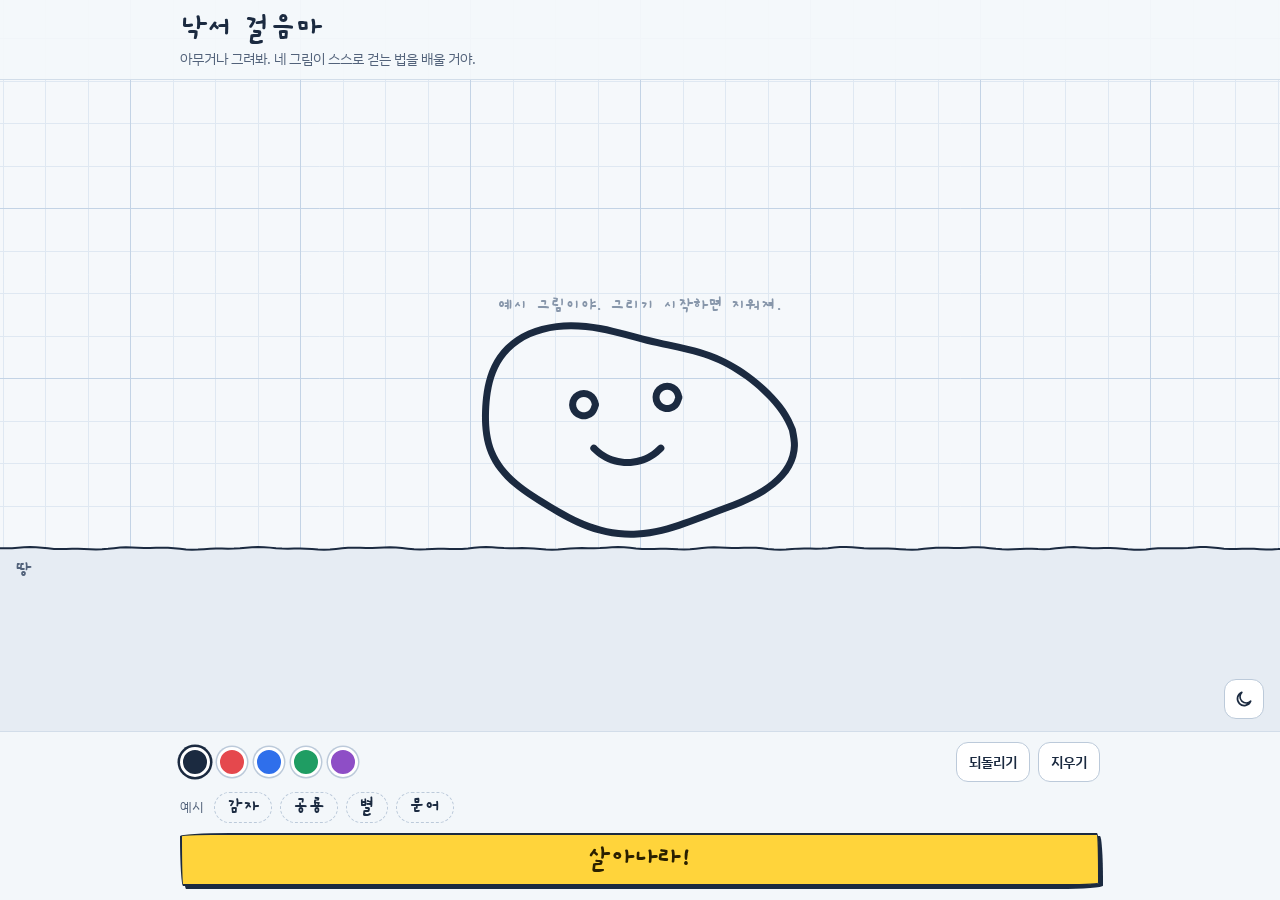
<file: index.html>
<!doctype html>
<html lang="ko">
<head>
<meta charset="utf-8">
<meta name="viewport" content="width=device-width, initial-scale=1, viewport-fit=cover">
<meta name="description" content="손가락으로 그린 낙서가 말랑한 젤리 몸이 되어, 진화를 거듭하며 스스로 걷는 법을 배우는 페이지.">
<title>낙서 걸음마</title>
<link rel="preconnect" href="https://fonts.googleapis.com">
<link rel="preconnect" href="https://fonts.gstatic.com" crossorigin>
<link rel="stylesheet" href="https://fonts.googleapis.com/css2?family=Gaegu:wght@400;700&family=IBM+Plex+Mono:wght@500&family=IBM+Plex+Sans+KR:wght@400;500;600&display=swap">
<script>try{var t=localStorage.getItem('nakseo.theme');if(t==='light'||t==='dark')document.documentElement.setAttribute('data-pick',t);}catch(e){}</script>
<style>
:root {
  --paper: #F5F8FB;
  --panel: #F5F8FBF0;
  --grid: #DFE8F2;
  --grid-major: #C3D3E5;
  --ink: #1B2A40;
  --ink-soft: #52627A;
  --ink-faint: #8796AA;
  --line: #D2DDE9;
  --ground: #E6ECF3;
  --btn: #FFFFFF;
  --btn-line: #BCCADA;
  --hl: #FFD43B;
  --hl-ink: #2A2000;
  --accent: #2F6FEB;
  --muscle: #E5484D;
  --scrim: #1B2A4059;
  --pen0: #1B2A40;
  --pen1: #E5484D;
  --pen2: #2F6FEB;
  --pen3: #1F9D63;
  --pen4: #8E4EC6;
  --font-hand: 'Gaegu', 'IBM Plex Sans KR', 'Apple SD Gothic Neo', 'Malgun Gothic', sans-serif;
  --font-ui: 'IBM Plex Sans KR', system-ui, -apple-system, 'Apple SD Gothic Neo', 'Malgun Gothic', sans-serif;
  --font-num: 'IBM Plex Mono', ui-monospace, SFMono-Regular, Menlo, Consolas, monospace;
  color-scheme: light;
}
@media (prefers-color-scheme: dark) {
  :root:not([data-theme="light"]):not([data-pick="light"]) {
    --paper: #111821; --panel: #111821F0; --grid: #19232F; --grid-major: #263345;
    --ink: #E6EDF6; --ink-soft: #A1B1C6; --ink-faint: #6E8097; --line: #243142;
    --ground: #0C1118; --btn: #18212D; --btn-line: #33445A;
    --hl: #F5CB3E; --hl-ink: #231A00; --accent: #6EA2FF; --muscle: #FF6B6E; --scrim: #000000A0;
    --pen0: #E6EDF6; --pen1: #FF6B6E; --pen2: #6EA2FF; --pen3: #41CC88; --pen4: #B584F3;
    color-scheme: dark;
  }
}
:root[data-theme="dark"]:not([data-pick="light"]), :root[data-pick="dark"] {
  --paper: #111821; --panel: #111821F0; --grid: #19232F; --grid-major: #263345;
  --ink: #E6EDF6; --ink-soft: #A1B1C6; --ink-faint: #6E8097; --line: #243142;
  --ground: #0C1118; --btn: #18212D; --btn-line: #33445A;
  --hl: #F5CB3E; --hl-ink: #231A00; --accent: #6EA2FF; --muscle: #FF6B6E; --scrim: #000000A0;
  --pen0: #E6EDF6; --pen1: #FF6B6E; --pen2: #6EA2FF; --pen3: #41CC88; --pen4: #B584F3;
  color-scheme: dark;
}

html, body { height: 100%; }
body {
  margin: 0; overflow: hidden;
  background: var(--paper); color: var(--ink);
  font-family: var(--font-ui); font-size: 14px; line-height: 1.5;
  word-break: keep-all; overflow-wrap: break-word;
  -webkit-tap-highlight-color: transparent;
}
[hidden] { display: none !important; }
button { font: inherit; color: inherit; }
:focus-visible { outline: 2.5px solid var(--accent); outline-offset: 2px; }

#app { position: relative; height: 100%; overflow: hidden; user-select: none; -webkit-user-select: none; }
#stage { position: absolute; inset: 0; width: 100%; height: 100%; display: block; touch-action: none; }

/* mode switches */
#app:not([data-mode="draw"]) .draw-only { display: none !important; }
#app:not([data-mode="evolve"]) .evo-only { display: none !important; }
#app:not([data-mode="compare"]) .cmp-only { display: none !important; }

.band { position: absolute; left: 0; right: 0; z-index: 2; background: var(--panel); }
.band > .inner { max-width: 920px; margin-inline: auto; padding-inline: 16px; }
#top { top: 0; border-bottom: 1px solid var(--line); }
#top > .inner { padding-block: 12px 10px; }
#bottom { bottom: 0; border-top: 1px solid var(--line); }
#bottom > .inner { padding-block: 10px 14px; display: flex; flex-direction: column; gap: 10px; }

/* draw header */
.draw-head h1 { margin: 0; font: 700 32px/1 var(--font-hand); letter-spacing: -0.01em; text-wrap: balance; }
.draw-head p { margin: 4px 0 0; color: var(--ink-soft); font-size: 14px; text-wrap: balance; }

/* race HUD */
.hud { display: flex; justify-content: space-between; align-items: flex-start; gap: 12px; }
.hud-main { display: flex; flex-direction: column; gap: 5px; min-width: 0; }
.gen { font-family: var(--font-hand); font-weight: 700; line-height: 0.9; display: flex; align-items: baseline; gap: 2px; }
.gen b { font-size: 44px; font-weight: 700; font-variant-numeric: tabular-nums; }
.gen span { font-size: 22px; }
.race { font-size: 12.5px; color: var(--ink-soft); display: flex; gap: 6px; }
.num { font-family: var(--font-num); font-variant-numeric: tabular-nums; }
.bar { width: min(180px, 44vw); height: 4px; background: var(--line); border-radius: 2px; overflow: hidden; }
.bar i { display: block; height: 100%; background: var(--ink); transform-origin: left center; transform: scaleX(0); }
.chip {
  align-self: flex-start; display: inline-flex; align-items: center; gap: 6px;
  margin-top: 2px; padding: 2px 10px 2px 8px; border: 1.5px solid var(--ink); border-radius: 999px;
  font-size: 12.5px; font-weight: 600; white-space: nowrap; background: var(--btn);
}
.chip i { width: 8px; height: 8px; border-radius: 50%; background: var(--muscle); }
.hud-rec { display: grid; justify-items: end; gap: 2px; }
.rec-label { font-size: 12px; color: var(--ink-soft); }
.rec { display: flex; align-items: baseline; gap: 2px; }
.rec .num { font-size: 24px; line-height: 1; }
.rec .unit { font-size: 14px; color: var(--ink-soft); }
.spark-wrap { position: relative; width: 132px; height: 40px; margin-top: 4px; }
#spark { width: 132px; height: 40px; display: block; touch-action: none; cursor: crosshair; }
.legend { display: flex; gap: 10px; font-size: 11px; color: var(--ink-soft); }
.legend span { display: inline-flex; align-items: center; gap: 4px; }
.legend span::before { content: ""; width: 12px; height: 0; border-top: 2px solid var(--accent); }
.legend span.med::before { border-top: 1.5px dashed var(--ink-faint); }
.tip {
  position: absolute; right: 0; top: calc(100% + 18px); z-index: 4; white-space: nowrap;
  background: var(--btn); border: 1px solid var(--line); border-radius: 8px; padding: 4px 8px;
  font-size: 12px; color: var(--ink); box-shadow: 0 4px 14px #0000001f;
}
.cmp-head h2 { margin: 0; font: 700 28px/1.05 var(--font-hand); text-wrap: balance; }
.cmp-head p { margin: 4px 0 0; color: var(--ink-soft); font-size: 13.5px; text-wrap: balance; }

/* controls */
.row { display: flex; align-items: center; gap: 8px; flex-wrap: wrap; }
.row .grow { flex: 1; }
.tool {
  min-height: 40px; padding: 8px 12px; border-radius: 12px; cursor: pointer;
  border: 1.5px solid var(--btn-line); background: var(--btn); color: var(--ink);
  font-size: 14px; font-weight: 600; white-space: nowrap;
}
.tool:hover:not(:disabled) { border-color: var(--ink); }
.tool:disabled { opacity: 0.42; cursor: not-allowed; }
.tool[aria-pressed="true"] { background: var(--ink); color: var(--paper); border-color: var(--ink); }
.tool.strong { border-color: var(--ink); }
.row.fill > .tool { flex: 1 1 0; }
.seg { display: inline-flex; border: 1.5px solid var(--btn-line); border-radius: 12px; overflow: hidden; background: var(--btn); }
.seg button { min-height: 37px; padding: 7px 11px; border: 0; background: transparent; cursor: pointer; font-size: 14px; font-weight: 600; }
.seg button + button { border-left: 1.5px solid var(--btn-line); }
.seg button[aria-pressed="true"] { background: var(--ink); color: var(--paper); }
.swatches { display: flex; gap: 7px; }
.sw {
  width: 30px; height: 30px; border-radius: 50%; cursor: pointer; padding: 0;
  border: 3px solid var(--btn); box-shadow: 0 0 0 1.5px var(--btn-line);
}
.sw[aria-checked="true"] { box-shadow: 0 0 0 2.5px var(--ink); }
.sw[data-c="0"] { background: var(--pen0); } .sw[data-c="1"] { background: var(--pen1); }
.sw[data-c="2"] { background: var(--pen2); } .sw[data-c="3"] { background: var(--pen3); }
.sw[data-c="4"] { background: var(--pen4); }
.ex-row .lbl { font-size: 12.5px; color: var(--ink-soft); margin-right: 2px; }
.ex {
  padding: 2px 12px 3px; border-radius: 999px; cursor: pointer; background: transparent;
  border: 1.5px dashed var(--btn-line); font: 700 19px/1.3 var(--font-hand); color: var(--ink);
}
.ex:hover { border-color: var(--ink); border-style: solid; }
.cta {
  width: 100%; padding: 8px 12px 10px; cursor: pointer;
  font: 700 28px/1.1 var(--font-hand); letter-spacing: 0.01em;
  background: var(--hl); color: var(--hl-ink); border: 2px solid var(--ink);
  border-radius: 255px 16px 225px 16px / 16px 225px 16px 255px;
  box-shadow: 3px 3px 0 var(--ink); transition: transform 0.08s, box-shadow 0.08s;
}
.cta:active:not(:disabled) { transform: translate(2px, 2px); box-shadow: 1px 1px 0 var(--ink); }
.cta:disabled { opacity: 0.45; cursor: not-allowed; box-shadow: none; }
.cta-row { display: flex; gap: 10px; align-items: stretch; }
.cta-row .cta { flex: 1; width: auto; }
.resume { display: grid; place-content: center; gap: 1px; padding: 6px 14px; text-align: center; line-height: 1.2; }
.resume span { font-size: 12px; font-weight: 500; color: var(--ink-soft); }
.nudge { animation: nudge 1.2s ease-in-out 3; }
@keyframes nudge { 50% { background: var(--hl); color: var(--hl-ink); border-color: var(--ink); } }

/* floating bits */
.bubble {
  position: absolute; left: 50%; z-index: 3; transform: translate(-50%, -4px);
  width: max-content; max-width: min(460px, calc(100% - 48px));
  padding: 7px 14px 8px; background: var(--btn); color: var(--ink);
  border: 1.5px solid var(--ink); border-radius: 16px 16px 16px 4px; box-shadow: 2px 2px 0 var(--ink);
  font: 700 19px/1.3 var(--font-hand); text-align: center; text-wrap: balance;
  opacity: 0; pointer-events: none; transition: opacity 0.25s, transform 0.25s;
}
.bubble.show { opacity: 1; transform: translate(-50%, 0); }
.float-tools { position: absolute; right: 16px; z-index: 2; display: flex; gap: 8px; }
.icon-btn { width: 40px; padding: 0; display: grid; place-items: center; }
.icon-btn svg { width: 20px; height: 20px; }
.icon-btn[data-to="light"] .i-moon, .icon-btn[data-to="dark"] .i-sun { display: none; }
.lane-label {
  position: absolute; left: 16px; z-index: 2; display: flex; flex-wrap: wrap; align-items: baseline; column-gap: 8px;
  max-width: calc(100% - 32px); box-sizing: border-box;
  padding: 2px 10px 3px; border-radius: 8px; background: var(--panel); border: 1px solid var(--line);
  font: 700 19px/1.3 var(--font-hand);
}
.lane-label .num { font-size: 14px; font-weight: 500; }
.lane-label .ln-tag { flex-basis: 100%; font: 600 12px/1.35 var(--font-ui); color: var(--ink-soft); }
.lane-label .ln-tag:empty { display: none; }

/* evolve footer buttons: one row of four, two by two on phones */
.row.grid6 { display: grid; grid-template-columns: repeat(6, minmax(0, 1fr)); }
.row.grid6 .tool { padding-inline: 6px; }
@media (max-width: 640px) { .row.grid6 { grid-template-columns: repeat(3, minmax(0, 1fr)); } }
.card-img {
  display: block; width: 100%; max-width: 420px; height: auto; aspect-ratio: 4 / 5; margin: 6px auto 14px;
  border: 1px solid var(--line); border-radius: 12px; background: var(--ground);
  -webkit-touch-callout: default; user-select: auto; -webkit-user-select: auto;
}
.card-actions { display: flex; gap: 8px; max-width: 420px; margin-inline: auto; }
.card-actions .tool { flex: 1; }
.card-note { max-width: 420px; margin: 10px auto 0; color: var(--ink-soft); font-size: 13px; text-align: center; text-wrap: balance; }
.badge {
  display: inline-grid; place-items: center; min-width: 18px; height: 18px; padding: 0 5px; margin-left: 6px;
  box-sizing: border-box; border-radius: 9px; background: var(--muscle); color: var(--paper);
  font-size: 11px; font-weight: 600; line-height: 1; vertical-align: 1px;
}

/* compare: pick the middle generation */
.pick-row { flex-wrap: nowrap; }
.pick-row input[type="range"] { flex: 1; min-width: 60px; height: 32px; margin: 0; accent-color: var(--ink); }
.pick-row .icon-btn { font-size: 22px; line-height: 1; }
.pick-row .lbl, .chips .lbl { font-size: 12.5px; color: var(--ink-soft); white-space: nowrap; }
.pick-row output { min-width: 58px; text-align: right; font-size: 14px; }
.chips { flex-wrap: nowrap; overflow-x: auto; scrollbar-width: none; }
.chips::-webkit-scrollbar { display: none; }
.chip-btn {
  flex: none; padding: 3px 10px; border-radius: 999px; cursor: pointer;
  border: 1.5px solid var(--btn-line); background: var(--btn); color: var(--ink); font-size: 13px; font-weight: 600;
}
.chip-btn[aria-pressed="true"] { background: var(--ink); color: var(--paper); border-color: var(--ink); }

/* record board */
.board-stats { margin: 0 0 6px; font-size: 13px; color: var(--ink); font-weight: 600; }
.board { list-style: none; margin: 0; padding: 0; }
.board li { display: grid; grid-template-columns: 58px minmax(0, 1fr) auto; gap: 12px; align-items: center; padding: 12px 0; border-top: 1px dashed var(--btn-line); }
.board li:first-child { border-top: 0; }
.board li.empty { display: block; color: var(--ink-soft); }
.ev-gen { font-family: var(--font-hand); font-weight: 700; font-size: 16px; line-height: 1; text-align: center; }
.ev-gen b { display: block; font-size: 30px; font-variant-numeric: tabular-nums; }
.ev-tags { display: flex; flex-wrap: wrap; gap: 4px 10px; margin-bottom: 2px; }
.tag { display: inline-flex; align-items: center; gap: 5px; font-size: 11.5px; font-weight: 600; color: var(--ink-soft); }
.tag::before { content: ""; width: 7px; height: 7px; border-radius: 50%; background: var(--ink-faint); }
.tag.gait::before { background: var(--muscle); }
.tag.leap::before { background: var(--accent); }
.tag.mile::before { background: var(--pen3); }
.ev-title { font-weight: 600; font-size: 15px; }
.ev-detail { color: var(--ink-soft); font-size: 13px; }

/* explainer sheet */
.sheet { position: absolute; inset: 0; z-index: 6; background: var(--scrim); display: flex; align-items: flex-end; justify-content: center; }
.sheet-card {
  width: 100%; max-width: 640px; max-height: 88%; overflow: auto; box-sizing: border-box;
  background: var(--paper); color: var(--ink); border-top: 1.5px solid var(--ink);
  border-radius: 18px 18px 0 0; padding: 18px 16px 24px; user-select: text; -webkit-user-select: text;
}
@media (min-width: 700px) {
  .sheet { align-items: center; }
  .sheet-card { border: 1.5px solid var(--ink); border-radius: 18px; padding: 24px 28px 28px; }
}
.sheet-head { display: flex; justify-content: space-between; align-items: flex-start; gap: 12px; }
.sheet h2 { margin: 0; font: 700 30px/1.1 var(--font-hand); text-wrap: balance; }
.sheet .lede { margin: 6px 0 16px; color: var(--ink-soft); max-width: 60ch; }
.steps { list-style: none; margin: 0; padding: 0; display: grid; gap: 14px; counter-reset: st; }
.steps li { display: grid; grid-template-columns: 34px 1fr; gap: 10px; counter-increment: st; }
.steps li::before {
  content: counter(st); width: 30px; height: 30px; display: grid; place-items: center;
  border: 1.5px solid var(--ink); border-radius: 50% 45% 55% 50%; font: 700 19px/1 var(--font-hand);
}
.steps b { display: block; font-size: 15px; margin-bottom: 2px; }
.steps p { margin: 0; color: var(--ink-soft); max-width: 60ch; }
.steps .num { color: var(--ink); }
details { margin-top: 18px; border-top: 1px dashed var(--btn-line); padding-top: 12px; }
summary { cursor: pointer; font-weight: 600; }
.tech { margin: 10px 0 0; padding-left: 18px; color: var(--ink-soft); display: grid; gap: 6px; font-size: 13px; }
.tech b { color: var(--ink); font-weight: 600; }

@media (max-width: 380px) {
  .gen b { font-size: 38px; }
  .seg button { padding: 7px 9px; }
  .tool { padding: 8px 10px; }
}
@media (prefers-reduced-motion: reduce) {
  .bubble, .cta { transition: none; }
  .nudge { animation: none; }
}
</style>
</head>
<body>
<div id="app" data-mode="draw">
  <canvas id="stage" aria-label="낙서를 그리고 낙서가 걷는 모습을 보는 화면"></canvas>

  <header id="top" class="band">
    <div class="inner">
      <div class="draw-head draw-only">
        <h1>낙서 걸음마</h1>
        <p>아무거나 그려봐. 네 그림이 스스로 걷는 법을 배울 거야.</p>
      </div>

      <div class="hud evo-only">
        <div class="hud-main">
          <div class="gen"><b id="genNum">1</b><span>세대</span></div>
          <div class="race"><span id="raceText">30마리 경주 중</span><span id="raceClock" class="num">0.0초</span></div>
          <div class="bar" aria-hidden="true"><i id="raceBar"></i></div>
          <div class="chip"><i aria-hidden="true"></i><span id="gaitText">걸음: 아직 몰라</span></div>
        </div>
        <div class="hud-rec">
          <div class="rec-label">최고 기록</div>
          <div class="rec"><span id="bestNum" class="num">–</span><span class="unit">m</span></div>
          <div class="spark-wrap">
            <canvas id="spark" role="img" aria-label="세대별 최고 기록과 중간값 그래프"></canvas>
            <div id="sparkTip" class="tip" hidden></div>
          </div>
          <div class="legend" aria-hidden="true"><span>최고</span><span class="med">중간</span></div>
        </div>
      </div>

      <div class="cmp-head cmp-only">
        <h2 id="cmpTitle">1세대 vs 지금</h2>
        <p>같은 몸, 같은 8초. 달라진 건 근육을 움직이는 박자뿐이야. 가운데 줄 세대는 아래에서 골라.</p>
      </div>
    </div>
  </header>

  <div id="bubble" class="bubble" role="status" aria-live="polite"></div>
  <div id="floatTools" class="float-tools">
    <button id="themeBtn" class="tool icon-btn" type="button" data-to="dark" aria-label="다크 모드로 바꾸기" title="다크 모드로 바꾸기">
      <svg class="i-sun" viewBox="0 0 24 24" fill="none" stroke="currentColor" stroke-width="2" stroke-linecap="round" aria-hidden="true"><circle cx="12" cy="12" r="4.2"/><path d="M12 2.5v2.2M12 19.3v2.2M2.5 12h2.2M19.3 12h2.2M5.3 5.3l1.6 1.6M17.1 17.1l1.6 1.6M5.3 18.7l1.6-1.6M17.1 6.9l1.6-1.6"/></svg>
      <svg class="i-moon" viewBox="0 0 24 24" fill="none" stroke="currentColor" stroke-width="2" stroke-linejoin="round" aria-hidden="true"><path d="M20 14.6A8.2 8.2 0 1 1 9.4 4a6.6 6.6 0 0 0 10.6 10.6z"/></svg>
    </button>
  </div>
  <div id="lane0" class="lane-label cmp-only"><span class="ln-name"></span><span class="num ln-dist"></span><span class="ln-tag"></span></div>
  <div id="lane1" class="lane-label cmp-only"><span class="ln-name"></span><span class="num ln-dist"></span><span class="ln-tag"></span></div>
  <div id="lane2" class="lane-label cmp-only"><span class="ln-name"></span><span class="num ln-dist"></span><span class="ln-tag"></span></div>

  <footer id="bottom" class="band">
    <div class="inner">
      <div class="draw-only" style="display:contents">
        <div class="row">
          <div class="swatches" role="radiogroup" aria-label="펜 색깔">
            <button class="sw" type="button" role="radio" data-c="0" aria-label="먹색" aria-checked="true"></button>
            <button class="sw" type="button" role="radio" data-c="1" aria-label="빨강" aria-checked="false"></button>
            <button class="sw" type="button" role="radio" data-c="2" aria-label="파랑" aria-checked="false"></button>
            <button class="sw" type="button" role="radio" data-c="3" aria-label="초록" aria-checked="false"></button>
            <button class="sw" type="button" role="radio" data-c="4" aria-label="보라" aria-checked="false"></button>
          </div>
          <div class="grow"></div>
          <button id="undoBtn" class="tool" type="button">되돌리기</button>
          <button id="clearBtn" class="tool" type="button">지우기</button>
        </div>
        <div class="row ex-row">
          <span class="lbl">예시</span>
          <button class="ex" type="button" data-ex="potato">감자</button>
          <button class="ex" type="button" data-ex="dino">공룡</button>
          <button class="ex" type="button" data-ex="star">별</button>
          <button class="ex" type="button" data-ex="octopus">문어</button>
        </div>
        <div class="cta-row">
          <button id="goBtn" class="cta" type="button">살아나라!</button>
          <button id="resumeBtn" class="tool resume" type="button" hidden><b>이어서 진화</b><span id="resumeGen">1세대부터</span></button>
        </div>
      </div>

      <div class="evo-only" style="display:contents">
        <div class="row">
          <div class="seg" role="group" aria-label="재생 속도">
            <button type="button" data-speed="1" aria-pressed="true">1배속</button>
            <button type="button" data-speed="4" aria-pressed="false">4배속</button>
            <button type="button" data-speed="99" aria-pressed="false">최대</button>
          </div>
          <div class="grow"></div>
          <button id="xrayBtn" class="tool" type="button" aria-pressed="false">속 보기</button>
        </div>
        <div class="row grid6">
          <button id="compareBtn" class="tool strong" type="button" disabled>세대 비교</button>
          <button id="boardBtn" class="tool" type="button">기록판<span id="boardBadge" class="badge" hidden></span></button>
          <button id="cardBtn" class="tool" type="button" disabled>챔피언 저장</button>
          <button id="infoBtn" class="tool" type="button">어떻게 배워?</button>
          <button id="redrawBtn" class="tool" type="button">다시 그리기</button>
          <button id="restartBtn" class="tool" type="button">새로 진화</button>
        </div>
      </div>

      <div class="cmp-only" style="display:contents">
        <div class="row pick-row" id="pickRow">
          <span class="lbl">가운데 줄</span>
          <button id="pickPrev" class="tool icon-btn" type="button" aria-label="한 세대 앞으로">‹</button>
          <input id="pickGen" type="range" min="2" max="3" step="1" value="2" aria-label="가운데 줄에서 달릴 세대">
          <button id="pickNext" class="tool icon-btn" type="button" aria-label="한 세대 뒤로">›</button>
          <output id="pickOut" class="num" for="pickGen">2세대</output>
        </div>
        <div class="row chips" id="pickChips"></div>
        <div class="row fill">
          <button id="cmpXray" class="tool" type="button" aria-pressed="false">속 보기</button>
          <button id="cmpClose" class="tool strong" type="button">경주로 돌아가기</button>
        </div>
      </div>
    </div>
  </footer>

  <div id="board" class="sheet" hidden>
    <div class="sheet-card" role="dialog" aria-modal="true" aria-labelledby="boardTitle">
      <div class="sheet-head">
        <h2 id="boardTitle">진화 기록판</h2>
        <button id="boardClose" class="tool" type="button">닫기</button>
      </div>
      <p class="lede">큰 진화가 일어난 세대만 적어. 새 걸음을 찾았을 때, 기록이 한 세대 만에 크게 뛰었을 때(0.4m 이상이면서 30% 이상), 1m·3m·5m·10m 같은 거리를 처음 넘었을 때야.</p>
      <p class="board-stats" id="boardStats"></p>
      <p class="lede" style="margin-top:0">기록판을 보는 동안에는 경주가 잠깐 멈춰. 진화 기록과 기록판은 이 브라우저에 저장돼서, 다시 열면 이어서 볼 수 있어.</p>
      <ol class="board" id="boardList"></ol>
    </div>
  </div>

  <div id="card" class="sheet" hidden>
    <div class="sheet-card" role="dialog" aria-modal="true" aria-labelledby="cardTitle">
      <div class="sheet-head">
        <h2 id="cardTitle">챔피언 카드</h2>
        <button id="cardClose" class="tool" type="button">닫기</button>
      </div>
      <img id="cardImg" class="card-img" alt="" width="1080" height="1350">
      <div class="card-actions"><button id="cardSave" class="tool strong" type="button" disabled>이미지 저장</button></div>
      <p class="card-note" id="cardNote" role="status"></p>
    </div>
  </div>

  <div id="info" class="sheet" hidden>
    <div class="sheet-card" role="dialog" aria-modal="true" aria-labelledby="infoTitle">
      <div class="sheet-head">
        <h2 id="infoTitle">아무도 걷는 법을 가르치지 않았어</h2>
        <button id="infoClose" class="tool" type="button">닫기</button>
      </div>
      <p class="lede">규칙은 딱 하나야. 멀리 간 녀석이 살아남아서 새끼를 남긴다. 걷기, 뛰기, 구르기는 전부 이 규칙에서 저절로 나와.</p>
      <ol class="steps">
        <li><div><b>젤리 몸 만들기</b><p>그림 안쪽을 채워서 말랑한 몸을 만들었어. 점 <span class="num" id="iN">0</span>개를 스프링 <span class="num" id="iM">0</span>개로 엮었고, 가느다란 선은 흐물거리지 않게 조금 두껍게 다듬었어.</p></div></li>
        <li><div><b>근육 달기</b><p>몸을 <span class="num" id="iK">0</span>덩어리로 나누고 덩어리마다 근육을 달았어. 근육은 박자에 맞춰 줄었다 늘었다 해. 덩어리마다 힘과 타이밍이 다르고, 몸 전체의 템포도 있어. 이 숫자 <span class="num" id="iG">0</span>개가 이 녀석의 유전자야.</p></div></li>
        <li><div><b>8초 달리기 시합</b><p>유전자만 다른 30마리가 동시에 달려. 오른쪽으로 멀리 간 거리가 점수야. 화면에 진하게 보이는 게 지금 1등이고, 흐릿한 건 나머지 29마리야.</p></div></li>
        <li><div><b>다음 세대 만들기</b><p>상위 4마리는 그대로 살아남아. 나머지 자리는 잘 달린 녀석들의 유전자를 섞고(교배) 살짝 바꿔서(돌연변이) 채워. 매번 완전히 새로운 녀석도 한 마리 넣어.</p></div></li>
        <li><div><b>계속 반복</b><p>세대가 쌓일수록 기록이 늘어. 같은 그림으로 새로 진화시켜도 매번 다른 걸음을 찾아내.</p></div></li>
      </ol>
      <details>
        <summary>기술 메모</summary>
        <ul class="tech">
          <li><b>물리</b> XPBD 질량-스프링 soft body. 60Hz에 서브스텝 8번, 격자 모서리 스프링과 대각 스프링. 바닥 마찰은 관통 깊이로 수직항력을 근사한 쿨롱 마찰.</li>
          <li><b>몸 생성</b> 획을 격자에 래스터화하고 닫힌 영역을 채워. 거리장으로 얇은 부분을 찾아 두께를 보정하고, 떨어진 조각은 최단 경로로 이어. 그다음 삼각 격자로 점을 뽑아. 원래 획은 삼각형 무게중심 좌표로 몸에 묶여서 같이 찌그러져.</li>
          <li><b>근육</b> 덩어리별 사인파 리듬 생성기(CPG). 진폭 0~0.3, 주파수 0.4~3Hz.</li>
          <li><b>진화</b> 개체 30, 엘리트 4, 1등 미세 변이 6, 무작위 이민 1, 나머지는 토너먼트(3) 선택 + 균등 교차 + 가우시안 변이.</li>
          <li><b>재현</b> 시뮬레이션이 결정론적이라 같은 유전자는 언제 돌려도 똑같이 움직여. 그래서 1세대 챔피언을 그대로 다시 불러와 비교할 수 있어.</li>
          <li><b>구성</b> 외부 라이브러리 없이 이 페이지 하나에 전부 들어 있어. 이미지 생성이나 AI 모델 호출도 없어.</li>
        </ul>
      </details>
    </div>
  </div>
</div>

<script>
/* ===== ENGINE START (pure JS, no DOM) ===== */
const Engine = (() => {
  'use strict';
  const TAU = Math.PI * 2;

  // ---------- random ----------
  function rngFrom(seed) {
    let a = seed >>> 0;
    const next = function () {
      a = (a + 0x6D2B79F5) | 0;
      let t = Math.imul(a ^ (a >>> 15), 1 | a);
      t = (t + Math.imul(t ^ (t >>> 7), 61 | t)) ^ t;
      return ((t ^ (t >>> 14)) >>> 0) / 4294967296;
    };
    next.state = () => a;
    next.setState = (v) => { a = v | 0; };
    return next;
  }
  function gauss(rng) {
    let u = 0;
    while (u === 0) u = rng();
    return Math.sqrt(-2 * Math.log(u)) * Math.cos(TAU * rng());
  }
  const clamp = (v, a, b) => (v < a ? a : v > b ? b : v);
  const wrap01 = (v) => v - Math.floor(v);

  // ---------- physics constants ----------
  const P = {
    SUB: 8,              // substeps per 1/60 s frame
    DT: 1 / 60,
    GRAV: 9.8,
    MU: 1.0,             // ground friction
    ALPHA_EDGE: 6e-5,    // XPBD compliance (1/stiffness) for lattice edges
    ALPHA_SHEAR: 2.5e-4, // compliance for cross (shear/bend) springs
    DAMP: 0.6,           // global velocity damping per second
    RAMP0: 0.25, RAMP1: 0.9, // muscle warm-up window (s)
    GEN_T: 8,            // seconds per race
    SIZE: 1.0,           // doodle is scaled so its longest side is 1 m
    TARGET_NODES: 40,
  };

  // ---------- raster helpers ----------
  function stampCapsule(mask, gw, gh, ox, oy, cell, ax, ay, bx, by, r) {
    const minx = Math.min(ax, bx) - r, maxx = Math.max(ax, bx) + r;
    const miny = Math.min(ay, by) - r, maxy = Math.max(ay, by) + r;
    const i0 = Math.max(0, Math.floor((minx - ox) / cell)), i1 = Math.min(gw - 1, Math.floor((maxx - ox) / cell));
    const j0 = Math.max(0, Math.floor((miny - oy) / cell)), j1 = Math.min(gh - 1, Math.floor((maxy - oy) / cell));
    const dx = bx - ax, dy = by - ay, L2 = dx * dx + dy * dy, r2 = r * r;
    for (let j = j0; j <= j1; j++) {
      const cy = oy + (j + 0.5) * cell;
      for (let i = i0; i <= i1; i++) {
        const cx = ox + (i + 0.5) * cell;
        let t = L2 > 0 ? ((cx - ax) * dx + (cy - ay) * dy) / L2 : 0;
        t = t < 0 ? 0 : t > 1 ? 1 : t;
        const ex = ax + dx * t - cx, ey = ay + dy * t - cy;
        if (ex * ex + ey * ey <= r2) mask[j * gw + i] = 1;
      }
    }
  }
  function stampDiscCells(mask, gw, gh, ci, cj, rc) {
    const R = Math.ceil(rc), r2 = rc * rc;
    for (let dj = -R; dj <= R; dj++) {
      const j = cj + dj; if (j < 0 || j >= gh) continue;
      for (let di = -R; di <= R; di++) {
        const i = ci + di; if (i < 0 || i >= gw) continue;
        if (di * di + dj * dj <= r2) mask[j * gw + i] = 1;
      }
    }
  }
  // flood the outside; any empty cell the flood can't reach is enclosed -> fill it
  function fillHoles(mask, gw, gh) {
    const out = new Uint8Array(gw * gh), q = new Int32Array(gw * gh);
    let qh = 0, qt = 0;
    const push = (k) => { if (!mask[k] && !out[k]) { out[k] = 1; q[qt++] = k; } };
    for (let i = 0; i < gw; i++) { push(i); push((gh - 1) * gw + i); }
    for (let j = 0; j < gh; j++) { push(j * gw); push(j * gw + gw - 1); }
    while (qh < qt) {
      const k = q[qh++], i = k % gw, j = (k / gw) | 0;
      if (i > 0) push(k - 1); if (i < gw - 1) push(k + 1);
      if (j > 0) push(k - gw); if (j < gh - 1) push(k + gw);
    }
    for (let k = 0; k < mask.length; k++) if (!mask[k] && !out[k]) mask[k] = 1;
  }
  // chamfer distance (in cells) from each filled cell to the nearest empty cell
  function distField(mask, gw, gh) {
    const D = new Float32Array(gw * gh), S = Math.SQRT2;
    for (let k = 0; k < D.length; k++) D[k] = mask[k] ? 1e9 : 0;
    const get = (i, j) => (i < 0 || j < 0 || i >= gw || j >= gh ? 0 : D[j * gw + i]);
    for (let j = 0; j < gh; j++) for (let i = 0; i < gw; i++) {
      const k = j * gw + i; if (!mask[k]) continue;
      D[k] = Math.min(D[k], get(i - 1, j) + 1, get(i, j - 1) + 1, get(i - 1, j - 1) + S, get(i + 1, j - 1) + S);
    }
    for (let j = gh - 1; j >= 0; j--) for (let i = gw - 1; i >= 0; i--) {
      const k = j * gw + i; if (!mask[k]) continue;
      D[k] = Math.min(D[k], get(i + 1, j) + 1, get(i, j + 1) + 1, get(i + 1, j + 1) + S, get(i - 1, j + 1) + S);
    }
    return D;
  }
  // give skinny parts (lines, limbs) at least `rc` cells of half-thickness
  function thicken(mask, gw, gh, rc) {
    const D = distField(mask, gw, gh), add = [];
    for (let j = 1; j < gh - 1; j++) for (let i = 1; i < gw - 1; i++) {
      const k = j * gw + i, d = D[k];
      if (!mask[k] || d >= rc) continue;
      let ridge = true;
      for (let dj = -1; dj <= 1 && ridge; dj++) for (let di = -1; di <= 1; di++) {
        if (D[k + dj * gw + di] > d + 1e-3) { ridge = false; break; }
      }
      if (ridge) add.push(i, j);
    }
    for (let a = 0; a < add.length; a += 2) stampDiscCells(mask, gw, gh, add[a], add[a + 1], rc);
  }
  function labelComponents(mask, gw, gh) {
    const lab = new Int32Array(gw * gh).fill(-1), sizes = [], q = new Int32Array(gw * gh);
    for (let s = 0; s < mask.length; s++) {
      if (!mask[s] || lab[s] >= 0) continue;
      const id = sizes.length; let qh = 0, qt = 0, n = 0;
      lab[s] = id; q[qt++] = s;
      while (qh < qt) {
        const k = q[qh++], i = k % gw, j = (k / gw) | 0; n++;
        for (let dj = -1; dj <= 1; dj++) for (let di = -1; di <= 1; di++) {
          const ii = i + di, jj = j + dj;
          if (ii < 0 || jj < 0 || ii >= gw || jj >= gh) continue;
          const kk = jj * gw + ii;
          if (mask[kk] && lab[kk] < 0) { lab[kk] = id; q[qt++] = kk; }
        }
      }
      sizes.push(n);
    }
    return { lab, sizes };
  }
  // join separate pieces with a jelly "neck" along the shortest gap
  function bridge(mask, gw, gh, rc) {
    for (let guard = 0; guard < 12; guard++) {
      const { lab, sizes } = labelComponents(mask, gw, gh);
      if (sizes.length <= 1) return;
      let main = 0; for (let c = 1; c < sizes.length; c++) if (sizes[c] > sizes[main]) main = c;
      const par = new Int32Array(gw * gh).fill(-2), q = new Int32Array(gw * gh);
      let qh = 0, qt = 0, hit = -1;
      for (let k = 0; k < mask.length; k++) if (lab[k] === main) { par[k] = -1; q[qt++] = k; }
      while (qh < qt && hit < 0) {
        const k = q[qh++], i = k % gw, j = (k / gw) | 0;
        const nb = [i > 0 ? k - 1 : -1, i < gw - 1 ? k + 1 : -1, j > 0 ? k - gw : -1, j < gh - 1 ? k + gw : -1];
        for (const kk of nb) {
          if (kk < 0 || par[kk] !== -2) continue;
          par[kk] = k;
          if (mask[kk] && lab[kk] !== main) { hit = kk; break; }
          q[qt++] = kk;
        }
      }
      if (hit < 0) return;
      for (let k = hit; k >= 0 && par[k] !== -1; k = par[k]) stampDiscCells(mask, gw, gh, k % gw, (k / gw) | 0, rc);
    }
  }

  // ---------- body construction ----------
  // strokes: [{c, w, pts:[{x,y},...]}] in screen px (y down)
  function buildBody(strokes) {
    let minx = Infinity, miny = Infinity, maxx = -Infinity, maxy = -Infinity, npts = 0;
    for (const s of strokes) for (const p of s.pts) {
      npts++;
      if (p.x < minx) minx = p.x; if (p.x > maxx) maxx = p.x;
      if (p.y < miny) miny = p.y; if (p.y > maxy) maxy = p.y;
    }
    if (!npts) return { error: 'empty' };
    const big = Math.max(maxx - minx, maxy - miny);
    if (big < 24) return { error: 'small' };
    const sc = P.SIZE / big;
    const toN = (p) => [(p.x - minx) * sc, (maxy - p.y) * sc];
    const ns = strokes.map((s) => ({ c: s.c, w: s.w * sc, pts: s.pts.map(toN) }));
    const W = (maxx - minx) * sc, H = (maxy - miny) * sc;

    const RES = 90, cell = P.SIZE / RES, pad = 22;
    const gw = Math.ceil(W / cell) + pad * 2, gh = Math.ceil(H / cell) + pad * 2;
    const ox = -pad * cell, oy = -pad * cell;

    const base = new Uint8Array(gw * gh);
    for (const s of ns) {
      const r = Math.max(s.w * 0.5, cell * 1.2);
      const pts = s.pts;
      if (pts.length === 1) stampCapsule(base, gw, gh, ox, oy, cell, pts[0][0], pts[0][1], pts[0][0], pts[0][1], r);
      for (let i = 1; i < pts.length; i++) stampCapsule(base, gw, gh, ox, oy, cell, pts[i - 1][0], pts[i - 1][1], pts[i][0], pts[i][1], r);
    }
    fillHoles(base, gw, gh);
    const areaOf = (m) => { let c = 0; for (let k = 0; k < m.length; k++) c += m[k]; return c * cell * cell; };
    const spacingFor = (A) => Math.sqrt(A / (P.TARGET_NODES * 0.866));

    let s = spacingFor(areaOf(base)), mask = null;
    for (let it = 0; it < 5; it++) {
      const rc = (0.95 * s) / cell;
      mask = base.slice();
      bridge(mask, gw, gh, rc);
      thicken(mask, gw, gh, rc);
      fillHoles(mask, gw, gh);
      const s2 = spacingFor(areaOf(mask));
      if (Math.abs(s2 - s) < 0.02 * s) { s = s2; break; }
      s = s2;
    }

    const inside = (x, y) => {
      const i = Math.floor((x - ox) / cell), j = Math.floor((y - oy) / cell);
      return i >= 0 && j >= 0 && i < gw && j < gh && mask[j * gw + i] === 1;
    };
    const rowH = s * Math.sqrt(3) / 2;
    const lattice = (sp) => {
      const rh = sp * Math.sqrt(3) / 2;
      let best = null;
      for (let a = 0; a < 3; a++) for (let b = 0; b < 3; b++) {
        const x0 = ox + (a / 3) * sp, y0 = oy + (b / 3) * rh, xs = [], ys = [];
        for (let j = 0; y0 + j * rh < oy + gh * cell; j++) {
          const y = y0 + j * rh, off = (j & 1) ? sp / 2 : 0;
          for (let i = 0; x0 + off + i * sp < ox + gw * cell; i++) {
            const x = x0 + off + i * sp;
            if (inside(x, y)) { xs.push(x); ys.push(y); }
          }
        }
        if (!best || xs.length > best.xs.length) best = { xs, ys };
      }
      return best;
    };
    let L = lattice(s);
    for (let tries = 0; tries < 6 && (L.xs.length > 62 || L.xs.length < 18); tries++) {
      s *= Math.sqrt(L.xs.length / (L.xs.length > 62 ? 50 : 26)) || 0.8;
      L = lattice(s);
    }
    const n = L.xs.length;
    if (n < 4) return { error: 'small' };
    void rowH;

    // springs
    const sa = [], sb = [], L0 = [], kind = [];
    const nbr = Array.from({ length: n }, () => new Set());
    for (let i = 0; i < n; i++) for (let j = i + 1; j < n; j++) {
      const d = Math.hypot(L.xs[j] - L.xs[i], L.ys[j] - L.ys[i]);
      if (d < 1.08 * s) { sa.push(i); sb.push(j); L0.push(d); kind.push(0); nbr[i].add(j); nbr[j].add(i); }
      else if (d < 1.8 * s) { sa.push(i); sb.push(j); L0.push(d); kind.push(1); }
    }
    // connectivity safety net: tie loose pieces to the main body
    const comp = new Int32Array(n).fill(-1);
    const adj = Array.from({ length: n }, () => []);
    for (let e = 0; e < sa.length; e++) { adj[sa[e]].push(sb[e]); adj[sb[e]].push(sa[e]); }
    let ncomp = 0;
    for (let i = 0; i < n; i++) {
      if (comp[i] >= 0) continue;
      const st = [i]; comp[i] = ncomp;
      while (st.length) { const u = st.pop(); for (const v of adj[u]) if (comp[v] < 0) { comp[v] = ncomp; st.push(v); } }
      ncomp++;
    }
    if (ncomp > 1) {
      const cnt = new Array(ncomp).fill(0); for (let i = 0; i < n; i++) cnt[comp[i]]++;
      const main = cnt.indexOf(Math.max(...cnt));
      for (let c = 0; c < ncomp; c++) {
        if (c === main) continue;
        const pairs = [];
        for (let i = 0; i < n; i++) if (comp[i] === c) for (let j = 0; j < n; j++) if (comp[j] === main)
          pairs.push([Math.hypot(L.xs[j] - L.xs[i], L.ys[j] - L.ys[i]), i, j]);
        pairs.sort((p, q) => p[0] - q[0]);
        for (let k = 0; k < Math.min(3, pairs.length); k++) { sa.push(pairs[k][1]); sb.push(pairs[k][2]); L0.push(pairs[k][0]); kind.push(1); }
      }
    }

    // triangles (CCW, y up)
    const tris = [];
    for (let i = 0; i < n; i++) for (const j of nbr[i]) if (j > i) for (const k of nbr[j]) if (k > j && nbr[i].has(k)) {
      const cr = (L.xs[j] - L.xs[i]) * (L.ys[k] - L.ys[i]) - (L.ys[j] - L.ys[i]) * (L.xs[k] - L.xs[i]);
      if (cr > 0) tris.push(i, j, k); else tris.push(i, k, j);
    }
    const nt = tris.length / 3;

    // boundary loops (edges used by exactly one triangle keep that triangle's direction)
    const ecount = new Map();
    const key = (a, b) => (a < b ? a * 4096 + b : b * 4096 + a);
    for (let t = 0; t < nt; t++) for (let e = 0; e < 3; e++) {
      const a = tris[3 * t + e], b = tris[3 * t + (e + 1) % 3], k = key(a, b);
      ecount.set(k, (ecount.get(k) || 0) + 1);
    }
    const nextOf = new Map();
    for (let t = 0; t < nt; t++) for (let e = 0; e < 3; e++) {
      const a = tris[3 * t + e], b = tris[3 * t + (e + 1) % 3];
      if (ecount.get(key(a, b)) === 1) { if (!nextOf.has(a)) nextOf.set(a, []); nextOf.get(a).push(b); }
    }
    const loops = [];
    let guard = 0;
    while (nextOf.size && guard++ < 1000) {
      const startNode = nextOf.keys().next().value;
      const loop = [startNode]; let cur = startNode;
      for (let step = 0; step < 4 * n; step++) {
        const list = nextOf.get(cur);
        if (!list || !list.length) break;
        const nx = list.pop(); if (!list.length) nextOf.delete(cur);
        if (nx === startNode) break;
        loop.push(nx); cur = nx;
      }
      if (loop.length >= 3) loops.push(Int32Array.from(loop));
    }

    // muscle groups: k-means over node positions
    const K = clamp(Math.round(n / 5), 4, 10);
    const rng = rngFrom(1234);
    const cx = [], cy = [];
    { // k-means++ seeding
      const f = Math.floor(rng() * n); cx.push(L.xs[f]); cy.push(L.ys[f]);
      while (cx.length < K) {
        let far = 0, fd = -1;
        for (let i = 0; i < n; i++) {
          let md = Infinity;
          for (let c = 0; c < cx.length; c++) md = Math.min(md, (L.xs[i] - cx[c]) ** 2 + (L.ys[i] - cy[c]) ** 2);
          if (md > fd) { fd = md; far = i; }
        }
        cx.push(L.xs[far]); cy.push(L.ys[far]);
      }
    }
    const nearestC = (x, y) => { let b = 0, bd = Infinity; for (let c = 0; c < K; c++) { const d = (x - cx[c]) ** 2 + (y - cy[c]) ** 2; if (d < bd) { bd = d; b = c; } } return b; };
    for (let it = 0; it < 12; it++) {
      const sx = new Array(K).fill(0), sy = new Array(K).fill(0), sn = new Array(K).fill(0);
      for (let i = 0; i < n; i++) { const c = nearestC(L.xs[i], L.ys[i]); sx[c] += L.xs[i]; sy[c] += L.ys[i]; sn[c]++; }
      for (let c = 0; c < K; c++) if (sn[c]) { cx[c] = sx[c] / sn[c]; cy[c] = sy[c] / sn[c]; }
    }
    const m = sa.length;
    const sg = new Uint8Array(m);
    for (let e = 0; e < m; e++) sg[e] = nearestC((L.xs[sa[e]] + L.xs[sb[e]]) / 2, (L.ys[sa[e]] + L.ys[sb[e]]) / 2);
    const triG = new Uint8Array(nt);
    for (let t = 0; t < nt; t++) {
      const a = tris[3 * t], b = tris[3 * t + 1], c = tris[3 * t + 2];
      triG[t] = nearestC((L.xs[a] + L.xs[b] + L.xs[c]) / 3, (L.ys[a] + L.ys[b] + L.ys[c]) / 3);
    }

    // re-centre: centre of mass at x = 0, lowest node on the ground
    let comx = 0, lowy = Infinity;
    for (let i = 0; i < n; i++) { comx += L.xs[i]; lowy = Math.min(lowy, L.ys[i]); }
    comx /= n;
    const rx = new Float64Array(n), ry = new Float64Array(n);
    for (let i = 0; i < n; i++) { rx[i] = L.xs[i] - comx; ry[i] = L.ys[i] - lowy; }

    // bind every stroke point to a triangle (affine map follows the jelly as it squishes)
    const bindPoint = (X, Y) => {
      let bestT = 0, bestD = Infinity, bb = null;
      for (let t = 0; t < nt; t++) {
        const a = tris[3 * t], b = tris[3 * t + 1], c = tris[3 * t + 2];
        const x1 = rx[a], y1 = ry[a], x2 = rx[b], y2 = ry[b], x3 = rx[c], y3 = ry[c];
        const det = (y2 - y3) * (x1 - x3) + (x3 - x2) * (y1 - y3);
        const l1 = ((y2 - y3) * (X - x3) + (x3 - x2) * (Y - y3)) / det;
        const l2 = ((y3 - y1) * (X - x3) + (x1 - x3) * (Y - y3)) / det;
        const l3 = 1 - l1 - l2;
        const out = Math.max(0, -l1, -l2, -l3);
        const gx = (x1 + x2 + x3) / 3 - X, gy = (y1 + y2 + y3) / 3 - Y;
        const d = out * 10 + Math.hypot(gx, gy) * (out > 0 ? 1 : 0.001);
        if (d < bestD) { bestD = d; bestT = t; bb = [l1, l2, l3]; }
      }
      return [bestT, bb[0], bb[1], bb[2]];
    };
    const strokesOut = [];
    const step = s / 5;
    for (const st of ns) {
      const res = [];
      const pts = st.pts;
      for (let i = 0; i < pts.length; i++) {
        const X = pts[i][0] - comx, Y = pts[i][1] - lowy;
        if (i > 0) {
          const pX = pts[i - 1][0] - comx, pY = pts[i - 1][1] - lowy, d = Math.hypot(X - pX, Y - pY);
          const k = Math.floor(d / step);
          for (let q = 1; q < k; q++) res.push(pX + (X - pX) * q / k, pY + (Y - pY) * q / k);
        }
        res.push(X, Y);
      }
      const bind = new Float64Array((res.length / 2) * 4);
      for (let i = 0; i < res.length / 2; i++) {
        const b = bindPoint(res[2 * i], res[2 * i + 1]);
        bind[4 * i] = b[0]; bind[4 * i + 1] = b[1]; bind[4 * i + 2] = b[2]; bind[4 * i + 3] = b[3];
      }
      strokesOut.push({ c: st.c, w: st.w, bind, count: res.length / 2 });
    }

    // stable-ish reference node for rotation tracking: farthest from centre
    let refNode = 0, rd = -1;
    const cyAvg = ry.reduce((a, b) => a + b, 0) / n;
    for (let i = 0; i < n; i++) { const d = rx[i] * rx[i] + (ry[i] - cyAvg) ** 2; if (d > rd) { rd = d; refNode = i; } }

    // the colour used most becomes the jelly tint
    const use = {};
    for (const st of strokesOut) use[st.c] = (use[st.c] || 0) + st.count;
    const mainColor = +Object.keys(use).sort((a, b) => use[b] - use[a])[0] || 0;

    const comp2 = new Float64Array(m);
    for (let e = 0; e < m; e++) comp2[e] = kind[e] === 0 ? P.ALPHA_EDGE : P.ALPHA_SHEAR;

    return {
      n, m, K, s,
      rx, ry,
      sa: Uint16Array.from(sa), sb: Uint16Array.from(sb), L0: Float64Array.from(L0),
      kind: Uint8Array.from(kind), sg, comp: comp2,
      tris: Uint16Array.from(tris), nt, triG, loops,
      strokes: strokesOut, refNode, mainColor,
      // mapping back to the original drawing (screen px) for the birth animation
      map: { minx, maxy, sc, comx, lowy },
    };
  }

  // ---------- genome ----------
  function randomGenome(rng, K) {
    const amp = new Float64Array(K), phase = new Float64Array(K);
    for (let k = 0; k < K; k++) { amp[k] = 0.02 + rng() * 0.1; phase[k] = rng(); }
    return { freq: 0.6 + rng() * 1.2, amp, phase };
  }
  function cloneGenome(g) { return { freq: g.freq, amp: g.amp.slice(), phase: g.phase.slice() }; }
  function mutate(g, rng, strength) {
    const o = cloneGenome(g), K = o.amp.length, p = 1.6 / K;
    let changed = false;
    for (let k = 0; k < K; k++) {
      if (rng() < p) { o.amp[k] = clamp(o.amp[k] + gauss(rng) * 0.07 * strength, 0, 0.3); changed = true; }
      if (rng() < p) { o.phase[k] = wrap01(o.phase[k] + gauss(rng) * 0.12 * strength); changed = true; }
    }
    if (rng() < 0.3) { o.freq = clamp(o.freq * Math.exp(gauss(rng) * 0.15 * strength), 0.4, 3); changed = true; }
    if (!changed) { const k = Math.floor(rng() * K); o.phase[k] = wrap01(o.phase[k] + gauss(rng) * 0.12 * strength); }
    if (rng() < 0.04) { const k = Math.floor(rng() * K); o.amp[k] = rng() * 0.3; o.phase[k] = rng(); }
    return o;
  }
  function crossover(a, b, rng) {
    const o = cloneGenome(a);
    for (let k = 0; k < o.amp.length; k++) if (rng() < 0.5) { o.amp[k] = b.amp[k]; o.phase[k] = b.phase[k]; }
    if (rng() < 0.5) o.freq = b.freq;
    return o;
  }

  // ---------- one creature ----------
  class Creature {
    constructor(body, genome) {
      const n = body.n;
      this.body = body; this.genome = genome;
      this.x = new Float64Array(n); this.y = new Float64Array(n);
      this.px = new Float64Array(n); this.py = new Float64Array(n);
      this.vx = new Float64Array(n); this.vy = new Float64Array(n);
      this.act = new Float64Array(body.K);
      this.reset();
    }
    reset() {
      const b = this.body;
      for (let i = 0; i < b.n; i++) {
        this.x[i] = b.rx[i]; this.y[i] = b.ry[i] + 0.04;
        this.vx[i] = 0; this.vy[i] = 0;
      }
      this.t = 0; this.frames = 0; this.act.fill(1);
      this.startX = this.comX();
      this.air = 0; this.rot = 0; this.lastAng = this.angle();
      this.wSum = 0; this.wSq = 0; this.maxX = this.startX;
    }
    comX() { let s = 0; const x = this.x; for (let i = 0; i < x.length; i++) s += x[i]; return s / x.length; }
    comY() { let s = 0; const y = this.y; for (let i = 0; i < y.length; i++) s += y[i]; return s / y.length; }
    angle() {
      const r = this.body.refNode;
      return Math.atan2(this.y[r] - this.comY(), this.x[r] - this.comX());
    }
    dist() { return this.comX() - this.startX; }
    step() {
      const b = this.body, n = b.n, m = b.m, K = b.K;
      const x = this.x, y = this.y, px = this.px, py = this.py, vx = this.vx, vy = this.vy;
      const sa = b.sa, sb = b.sb, L0 = b.L0, sg = b.sg, comp = b.comp;
      const G = this.genome, act = this.act;
      const SUB = P.SUB, h = P.DT / SUB, ih2 = 1 / (h * h), gh = P.GRAV * h, MU = P.MU;
      const damp = 1 - P.DAMP * h;
      for (let sub = 0; sub < SUB; sub++) {
        const t = this.t;
        const ramp = t < P.RAMP0 ? 0 : t < P.RAMP1 ? (t - P.RAMP0) / (P.RAMP1 - P.RAMP0) : 1;
        const ph = G.freq * t;
        for (let k = 0; k < K; k++) act[k] = 1 + ramp * G.amp[k] * Math.sin(TAU * (ph + G.phase[k]));
        for (let i = 0; i < n; i++) {
          px[i] = x[i]; py[i] = y[i];
          vy[i] -= gh;
          x[i] += vx[i] * h; y[i] += vy[i] * h;
        }
        for (let e = 0; e < m; e++) {
          const i = sa[e], j = sb[e];
          const dx = x[j] - x[i], dy = y[j] - y[i];
          const d = Math.sqrt(dx * dx + dy * dy);
          if (d < 1e-9) continue;
          const C = d - L0[e] * act[sg[e]];
          const corr = C / ((2 + comp[e] * ih2) * d);
          const cx = dx * corr, cy = dy * corr;
          x[i] += cx; y[i] += cy; x[j] -= cx; y[j] -= cy;
        }
        for (let i = 0; i < n; i++) {
          if (y[i] < 0) {
            const pen = -y[i]; y[i] = 0;
            const dx = x[i] - px[i], lim = MU * pen;
            if (dx > lim) x[i] -= lim; else if (dx < -lim) x[i] += lim; else x[i] = px[i];
          }
          vx[i] = (x[i] - px[i]) / h * damp;
          vy[i] = (y[i] - py[i]) / h * damp;
        }
        this.t += h;
      }
      // gait bookkeeping (once per frame)
      this.frames++;
      let low = Infinity, mnx = Infinity, mxx = -Infinity;
      for (let i = 0; i < n; i++) { if (y[i] < low) low = y[i]; if (x[i] < mnx) mnx = x[i]; if (x[i] > mxx) mxx = x[i]; }
      if (this.t > P.RAMP1 && low > 0.004) this.air++;
      const w = mxx - mnx; this.wSum += w; this.wSq += w * w;
      const a = this.angle(); let da = a - this.lastAng;
      if (da > Math.PI) da -= TAU; else if (da < -Math.PI) da += TAU;
      this.rot += da; this.lastAng = a;
      const cxm = this.comX(); if (cxm > this.maxX) this.maxX = cxm;
    }
    gait() {
      const f = Math.max(1, this.frames), d = this.dist(), T = this.t;
      const airFrac = this.air / f, turns = Math.abs(this.rot) / TAU;
      const mw = this.wSum / f, sw = Math.sqrt(Math.max(0, this.wSq / f - mw * mw)) / (mw || 1);
      const speed = d / Math.max(T, 1e-3);
      let key;
      if (d < -0.3) key = 'back';
      else if (d < 0.35) key = 'wiggle';
      else if (turns > 1.2) key = 'roll';
      else if (airFrac > 0.28) key = 'hop';
      else if (airFrac > 0.1 && speed > 0.35) key = 'run';
      else if (sw > 0.07) key = 'inch';
      else key = 'walk';
      return { key, airFrac, turns, stretch: sw, speed };
    }
  }

  // ---------- population ----------
  class Evolution {
    constructor(body, seed, size) {
      this.body = body; this.size = size || 30;
      this.seed = seed >>> 0; this.rng = rngFrom(this.seed);
      this.gen = 1; this.history = [];
      this.pop = [];
      for (let i = 0; i < this.size; i++) this.pop.push(new Creature(body, randomGenome(this.rng, body.K)));
    }
    get time() { return this.pop[0].t; }
    stepAll() { for (const c of this.pop) c.step(); }
    done() { return this.pop[0].t >= P.GEN_T - 1e-9; }
    leader() { let b = this.pop[0], bd = -Infinity; for (const c of this.pop) { const d = c.dist(); if (d > bd) { bd = d; b = c; } } return b; }
    finishGeneration() {
      const scored = this.pop.map((c) => ({ c, f: c.dist() })).sort((a, b) => b.f - a.f);
      const fs = scored.map((s) => s.f);
      const best = scored[0];
      const rec = {
        gen: this.gen, best: fs[0], median: fs[Math.floor(fs.length / 2)], worst: fs[fs.length - 1],
        genome: cloneGenome(best.c.genome), gait: best.c.gait(),
      };
      this.history.push(rec);
      // breed
      const rng = this.rng, N = this.size, next = [];
      const pick = () => { let w = scored[Math.floor(rng() * N)]; for (let i = 0; i < 2; i++) { const o = scored[Math.floor(rng() * N)]; if (o.f > w.f) w = o; } return w.c.genome; };
      for (let i = 0; i < 4; i++) next.push(cloneGenome(scored[i].c.genome));
      for (let i = 0; i < 6; i++) next.push(mutate(scored[0].c.genome, rng, 0.45));
      next.push(randomGenome(rng, this.body.K));
      while (next.length < N) {
        const a = pick();
        next.push(mutate(rng() < 0.7 ? crossover(a, pick(), rng) : a, rng, 1));
      }
      for (let i = 0; i < N; i++) { this.pop[i].genome = next[i]; this.pop[i].reset(); }
      this.gen++;
      return rec;
    }
    // Plain data for saving. Taken at any moment it describes the start of the current race:
    // the population's genomes and the random state are only touched between races.
    snapshot() {
      const g = (x) => ({ freq: x.freq, amp: Array.from(x.amp), phase: Array.from(x.phase) });
      return {
        seed: this.seed, rng: this.rng.state(), gen: this.gen, size: this.size,
        pop: this.pop.map((c) => g(c.genome)),
        history: this.history.map((r) => ({ gen: r.gen, best: r.best, median: r.median, worst: r.worst, gait: r.gait, genome: r.genome ? g(r.genome) : null })),
      };
    }
    static restore(body, d) {
      const K = body.K;
      const G = (x) => {
        if (!x) return null;
        if (!(x.amp.length === K && x.phase.length === K && Number.isFinite(x.freq))) throw new Error('genome shape');
        return { freq: +x.freq, amp: Float64Array.from(x.amp), phase: Float64Array.from(x.phase) };
      };
      if (!Array.isArray(d.pop) || d.pop.length !== d.size || !Array.isArray(d.history)) throw new Error('snapshot shape');
      const e = new Evolution(body, d.seed, d.size);
      e.rng.setState(d.rng); e.gen = d.gen | 0;
      e.history = d.history.map((r) => ({ gen: r.gen, best: +r.best, median: +r.median, worst: +r.worst, gait: r.gait, genome: G(r.genome) }));
      d.pop.forEach((x, i) => { e.pop[i].genome = G(x); e.pop[i].reset(); });
      return e;
    }
  }

  return { P, rngFrom, buildBody, Creature, Evolution, randomGenome, cloneGenome };
})();
/* ===== ENGINE END ===== */
/* ===== SAMPLES START ===== */
// Example doodles in a 100x100 box (y down). Each stroke is a list of [x, y].
const Samples = (() => {
  const loop = (cx, cy, rx, ry, n, f) => {
    const out = [];
    for (let i = 0; i <= n; i++) {
      const t = (i / n) * Math.PI * 2, r = f ? f(t) : 1;
      out.push([cx + rx * r * Math.cos(t), cy + ry * r * Math.sin(t)]);
    }
    return out;
  };
  const potato = () => [
    loop(50, 54, 40, 29, 72, (t) => 1 + 0.1 * Math.sin(2 * t + 0.6) + 0.06 * Math.sin(3 * t + 1.9) + 0.03 * Math.sin(5 * t)),
    loop(37, 47, 3.2, 3.2, 12), loop(60, 45, 3.2, 3.2, 12),
    Array.from({ length: 13 }, (_, i) => { const t = 0.22 * Math.PI + (i / 12) * 0.56 * Math.PI; return [49 + 12 * Math.cos(t), 52 + 11 * Math.sin(t)]; }),
  ];
  const star = () => {
    const pts = [];
    for (let i = 0; i <= 10; i++) {
      const a = -Math.PI / 2 + (i / 10) * Math.PI * 2, r = i % 2 ? 19 : 46;
      pts.push([50 + r * Math.cos(a), 55 + r * Math.sin(a)]);
    }
    return [pts];
  };
  const dino = () => [
    [[4, 62], [18, 55], [32, 47], [44, 42], [55, 40], [61, 33], [63, 21], [70, 13], [84, 12], [93, 17], [94, 24],
     [82, 27], [75, 28], [73, 36], [72, 45], [74, 53], [71, 60], [73, 64], [73, 77], [66, 77], [64, 66], [53, 68],
     [55, 73], [55, 87], [46, 87], [44, 72], [38, 67], [27, 65], [4, 62]],
    loop(82, 18, 1.8, 1.8, 10),
  ];
  const octopus = () => {
    const head = [];
    for (let i = 0; i <= 40; i++) { const t = Math.PI + (i / 40) * Math.PI; head.push([50 + 30 * Math.cos(t), 44 + 30 * Math.sin(t)]); }
    for (let i = 0; i <= 12; i++) { const x = 80 - (i / 12) * 60; head.push([x, 46 + 2.2 * Math.sin(i * 1.6)]); }
    const legs = [22, 40, 58, 76].map((x0, k) => Array.from({ length: 16 }, (_, i) => {
      const u = i / 15; return [x0 + (k - 1.5) * 6 * u + 5 * Math.sin(u * 6 + k), 47 + u * 42];
    }));
    return [head, ...legs, loop(40, 30, 3, 3.6, 10), loop(60, 30, 3, 3.6, 10)];
  };
  return { potato, dino, star, octopus };
})();
/* ===== SAMPLES END ===== */
</script>
<script>
(() => {
  'use strict';
  const $ = (id) => document.getElementById(id);
  const app = $('app'), cv = $('stage');
  let ctx = cv.getContext('2d'); // swapped briefly to draw the champion card with the same painters
  const P = Engine.P, TAU = Math.PI * 2;
  const clamp = (v, a, b) => (v < a ? a : v > b ? b : v);
  const lerp = (a, b, t) => a + (b - a) * t;
  const ease = (t) => (t <= 0 ? 0 : t >= 1 ? 1 : t * t * (3 - 2 * t));
  const fmt = (d) => (Math.abs(d) < 0.005 ? 0 : d).toFixed(2);
  const HAND = "Gaegu, 'IBM Plex Sans KR', sans-serif";
  const UI_FONT = "'IBM Plex Sans KR', sans-serif", NUM_FONT = "'IBM Plex Mono', monospace";
  const POP = 30, PEN_W = 7;
  const GAIT = {
    back: '뒷걸음질', wiggle: '제자리 꿈틀', roll: '데굴데굴 구르기', hop: '깡총깡총 뛰기',
    run: '다다다 달리기', inch: '자벌레처럼 기기', walk: '뒤뚱뒤뚱 걷기',
  };
  const EX_COLOR = { potato: 0, dino: 3, star: 1, octopus: 4 };

  // ---------- browser storage (may be unavailable: private windows, blocked site data) ----------
  const store = {
    get(k) { try { return window.localStorage.getItem(k); } catch (_) { return null; } },
    set(k, v) { try { window.localStorage.setItem(k, v); } catch (_) { /* not saved */ } },
  };
  const KEY_DRAW = 'nakseo.drawing.v1', KEY_THEME = 'nakseo.theme', KEY_EVO = 'nakseo.evolution.v1';

  // ---------- theme ----------
  let C = {};
  const lum = (hex) => {
    const h = hex.replace('#', '').slice(0, 6), n = parseInt(h, 16);
    return (((n >> 16) & 255) * 0.299 + ((n >> 8) & 255) * 0.587 + (n & 255) * 0.114) / 255;
  };
  function readColors() {
    const cs = getComputedStyle(document.documentElement);
    const g = (n) => cs.getPropertyValue(n).trim();
    C = {
      paper: g('--paper'), grid: g('--grid'), gridMajor: g('--grid-major'), ink: g('--ink'),
      inkSoft: g('--ink-soft'), inkFaint: g('--ink-faint'), ground: g('--ground'),
      accent: g('--accent'), muscle: g('--muscle'), line: g('--line'),
      pens: [0, 1, 2, 3, 4].map((i) => g('--pen' + i)),
    };
    C.dark = lum(C.paper) < 0.4;
    const tb = $('themeBtn'), to = C.dark ? 'light' : 'dark';
    const label = to === 'light' ? '라이트 모드로 바꾸기' : '다크 모드로 바꾸기';
    tb.dataset.to = to; tb.setAttribute('aria-label', label); tb.title = label;
    drawSpark();
  }
  function toggleTheme() {
    const to = C.dark ? 'light' : 'dark';
    document.documentElement.setAttribute('data-pick', to);
    store.set(KEY_THEME, to);
    readColors();
  }

  // ---------- state ----------
  const S = {
    mode: 'draw', strokes: [], cur: null, pid: null, example: null, exAnim: null, color: 0,
    body: null, evo: null, speed: 1, userSpeed: false, acc: 0, holdUntil: 0,
    leader: 0, camX: 0, xray: false, birth: null, cmp: null,
    announced: new Set(), lastImprove: 1, stallSaid: false, sparkHover: -1, restored: false,
    board: [], unread: 0, evoStrokes: null, pendingSave: null,
  };

  // ---------- layout ----------
  let W = 0, H = 0, DPR = 1;
  const L = { top: 0, bot: 0, ground: 0, ppu: 80 };
  function layout() {
    const r = app.getBoundingClientRect();
    W = r.width; H = r.height; DPR = Math.min(2, window.devicePixelRatio || 1);
    const cw = Math.round(W * DPR), ch = Math.round(H * DPR);
    if (cv.width !== cw || cv.height !== ch) { cv.width = cw; cv.height = ch; }
    L.top = $('top').getBoundingClientRect().bottom - r.top;
    L.bot = $('bottom').getBoundingClientRect().top - r.top;
    const sh = Math.max(140, L.bot - L.top);
    L.ground = L.top + sh * 0.72;
    L.ppu = clamp(Math.min(sh * 0.34, W * 0.245), 56, 170);
    $('bubble').style.top = (L.top + 12) + 'px';
    const band = L.bot - L.ground;
    const ft = $('floatTools');
    if (band > 64 && S.mode !== 'compare') { ft.style.top = ''; ft.style.bottom = (H - L.bot + 12) + 'px'; }
    else { ft.style.bottom = ''; ft.style.top = (L.top + 12) + 'px'; }
    placeLaneLabels();
    drawSpark();
  }
  const drawView = () => ({ ax: W * 0.5, ay: L.ground, k: L.ppu });
  const worldView = (camX) => ({ ax: W * 0.38 - camX * L.ppu, ay: L.ground, k: L.ppu });
  const lerpView = (a, b, t) => ({ ax: lerp(a.ax, b.ax, t), ay: lerp(a.ay, b.ay, t), k: lerp(a.k, b.k, t) });

  // ---------- paper, ground, rulers ----------
  function drawPaper(v, top, bottom, markers, flag, note) {
    const gy = v.ay, step = 0.25 * v.k;
    ctx.fillStyle = C.paper; ctx.fillRect(0, top, W, bottom - top);
    ctx.lineWidth = 1;
    const i0 = Math.floor(-v.ax / step), i1 = Math.ceil((W - v.ax) / step);
    for (let pass = 0; pass < 2; pass++) {
      ctx.beginPath();
      for (let i = i0; i <= i1; i++) {
        if ((((i % 4) + 4) % 4 === 0) !== (pass === 1)) continue;
        const sx = Math.round(v.ax + i * step) + 0.5;
        ctx.moveTo(sx, top); ctx.lineTo(sx, gy);
      }
      for (let j = 1; gy - j * step > top; j++) {
        if ((j % 4 === 0) !== (pass === 1)) continue;
        const sy = Math.round(gy - j * step) + 0.5;
        ctx.moveTo(0, sy); ctx.lineTo(W, sy);
      }
      ctx.strokeStyle = pass ? C.gridMajor : C.grid; ctx.stroke();
    }
    ctx.fillStyle = C.ground; ctx.fillRect(0, gy, W, bottom - gy);
    ctx.beginPath();
    for (let sx = -6; sx <= W + 6; sx += 6) {
      const wx = (sx - v.ax) / v.k;
      const y = gy + 0.9 * Math.sin(wx * 9.1) + 0.5 * Math.sin(wx * 23.7 + 1.3);
      if (sx < 0) ctx.moveTo(sx, y); else ctx.lineTo(sx, y);
    }
    ctx.strokeStyle = C.ink; ctx.lineWidth = 2; ctx.stroke();
    if (!markers) return;
    ctx.font = `700 16px ${HAND}`; ctx.textAlign = 'center'; ctx.textBaseline = 'alphabetic';
    const m0 = Math.ceil(-v.ax / v.k), m1 = Math.floor((W - v.ax) / v.k);
    ctx.lineWidth = 1.5; ctx.strokeStyle = C.inkSoft; ctx.fillStyle = C.inkSoft;
    for (let m = m0; m <= m1; m++) {
      const sx = v.ax + m * v.k;
      ctx.beginPath(); ctx.moveTo(sx, gy + 4); ctx.lineTo(sx, gy + 11); ctx.stroke();
      if (bottom - gy > 30) ctx.fillText(m === 0 ? '출발' : m + 'm', sx, gy + 29);
    }
    const sx0 = v.ax;
    if (sx0 > -2 && sx0 < W + 2) {
      ctx.setLineDash([4, 5]); ctx.strokeStyle = C.inkFaint;
      ctx.beginPath(); ctx.moveTo(sx0, gy); ctx.lineTo(sx0, Math.max(top, gy - 2.2 * v.k)); ctx.stroke();
      ctx.setLineDash([]);
    }
    if (flag && flag.x > 0.25) {
      const fx = v.ax + flag.x * v.k;
      if (fx > -80 && fx < W + 80) {
        const fy = Math.max(top + (flag.clear || 30), gy - 1.9 * v.k);
        ctx.setLineDash([5, 4]); ctx.strokeStyle = C.accent; ctx.lineWidth = 1.5;
        ctx.beginPath(); ctx.moveTo(fx, gy); ctx.lineTo(fx, fy); ctx.stroke(); ctx.setLineDash([]);
        ctx.fillStyle = C.accent;
        ctx.beginPath(); ctx.moveTo(fx, fy); ctx.lineTo(fx + 14, fy + 5); ctx.lineTo(fx, fy + 10); ctx.closePath(); ctx.fill();
        ctx.font = `700 16px ${HAND}`; ctx.textAlign = 'left';
        ctx.fillText(flag.label, fx + 18, fy + 10);
      }
    }
    const ny = Math.min(bottom, L.bot) - 12;
    if (note && ny - gy > 48) {
      ctx.font = `12px 'IBM Plex Sans KR', sans-serif`; ctx.textAlign = 'left'; ctx.fillStyle = C.inkFaint;
      ctx.fillText('모눈 한 칸 = 25cm', 16, ny);
    }
  }

  // ---------- creature drawing ----------
  const OX = new Float64Array(1024), OY = new Float64Array(1024);
  function silhouette(cr, v, grow) { ctx.beginPath(); addSilhouette(cr, v, grow); }
  function addSilhouette(cr, v, grow) {
    const b = cr.body, x = cr.x, y = cr.y, off = b.s * 0.45 * grow;
    for (const loop of b.loops) {
      const n = loop.length;
      if (n < 3 || n > 1024) continue;
      for (let q = 0; q < n; q++) {
        const i0 = loop[(q + n - 1) % n], i1 = loop[q], i2 = loop[(q + 1) % n];
        const ax = x[i1] - x[i0], ay = y[i1] - y[i0], bx = x[i2] - x[i1], by = y[i2] - y[i1];
        const la = Math.hypot(ax, ay) || 1, lb = Math.hypot(bx, by) || 1;
        const nx = ay / la + by / lb, ny = -ax / la - bx / lb, ln = Math.hypot(nx, ny) || 1;
        OX[q] = v.ax + (x[i1] + (nx / ln) * off) * v.k;
        OY[q] = v.ay - (y[i1] + (ny / ln) * off) * v.k;
      }
      ctx.moveTo((OX[n - 1] + OX[0]) / 2, (OY[n - 1] + OY[0]) / 2);
      for (let q = 0; q < n; q++) {
        const q2 = (q + 1) % n;
        ctx.quadraticCurveTo(OX[q], OY[q], (OX[q] + OX[q2]) / 2, (OY[q] + OY[q2]) / 2);
      }
      ctx.closePath();
    }
  }
  function triPath(cr, v, filter) {
    const b = cr.body, x = cr.x, y = cr.y, T = b.tris;
    ctx.beginPath();
    for (let t = 0; t < b.nt; t++) {
      if (filter >= 0 && b.triG[t] !== filter) continue;
      const a = T[3 * t], bb = T[3 * t + 1], c = T[3 * t + 2];
      ctx.moveTo(v.ax + x[a] * v.k, v.ay - y[a] * v.k);
      ctx.lineTo(v.ax + x[bb] * v.k, v.ay - y[bb] * v.k);
      ctx.lineTo(v.ax + x[c] * v.k, v.ay - y[c] * v.k);
      ctx.closePath();
    }
  }
  function groupColor(g, K) {
    const h = (g * 360 / K + 205) % 360;
    return `hsl(${h.toFixed(0)} ${C.dark ? 75 : 65}% ${C.dark ? 66 : 47}%)`;
  }
  function drawMuscles(cr, v, strength) {
    if (strength <= 0) return;
    ctx.fillStyle = C.muscle;
    for (let g = 0; g < cr.body.K; g++) {
      const al = clamp((1 - cr.act[g]) * 2.4, 0, 0.5) * strength;
      if (al < 0.02) continue;
      ctx.globalAlpha = al; triPath(cr, v, g); ctx.fill();
    }
    ctx.globalAlpha = 1;
  }
  function drawSkeleton(cr, v, alpha, nodeScale) {
    const b = cr.body, x = cr.x, y = cr.y;
    ctx.lineCap = 'round';
    for (let g = 0; g < b.K; g++) {
      const strain = 1 - cr.act[g];
      ctx.strokeStyle = groupColor(g, b.K);
      ctx.globalAlpha = alpha * 0.85;
      ctx.lineWidth = 1.2 + Math.max(0, strain) * 6;
      ctx.beginPath();
      for (let e = 0; e < b.m; e++) {
        if (b.sg[e] !== g || b.kind[e] !== 0) continue;
        const i = b.sa[e], j = b.sb[e];
        ctx.moveTo(v.ax + x[i] * v.k, v.ay - y[i] * v.k); ctx.lineTo(v.ax + x[j] * v.k, v.ay - y[j] * v.k);
      }
      ctx.stroke();
      ctx.globalAlpha = alpha * 0.35; ctx.lineWidth = 0.8;
      ctx.beginPath();
      for (let e = 0; e < b.m; e++) {
        if (b.sg[e] !== g || b.kind[e] === 0) continue;
        const i = b.sa[e], j = b.sb[e];
        ctx.moveTo(v.ax + x[i] * v.k, v.ay - y[i] * v.k); ctx.lineTo(v.ax + x[j] * v.k, v.ay - y[j] * v.k);
      }
      ctx.stroke();
    }
    ctx.globalAlpha = alpha; ctx.fillStyle = C.ink;
    for (let i = 0; i < b.n; i++) {
      const r = 2.3 * (nodeScale ? nodeScale(i) : 1);
      if (r <= 0.05) continue;
      ctx.beginPath(); ctx.arc(v.ax + x[i] * v.k, v.ay - y[i] * v.k, r, 0, TAU); ctx.fill();
    }
    ctx.globalAlpha = 1;
  }
  function drawStrokes(cr, v) {
    const b = cr.body, x = cr.x, y = cr.y, T = b.tris;
    ctx.lineCap = 'round'; ctx.lineJoin = 'round';
    for (const st of b.strokes) {
      const B = st.bind;
      ctx.strokeStyle = C.pens[st.c] || C.ink;
      ctx.lineWidth = Math.max(1.4, st.w * v.k);
      ctx.beginPath();
      for (let i = 0; i < st.count; i++) {
        const t = B[4 * i] * 3, a = T[t], bb = T[t + 1], c = T[t + 2];
        const l1 = B[4 * i + 1], l2 = B[4 * i + 2], l3 = B[4 * i + 3];
        const px = v.ax + (l1 * x[a] + l2 * x[bb] + l3 * x[c]) * v.k;
        const py = v.ay - (l1 * y[a] + l2 * y[bb] + l3 * y[c]) * v.k;
        if (i === 0) { ctx.moveTo(px, py); if (st.count === 1) ctx.lineTo(px + 0.01, py); } else ctx.lineTo(px, py);
      }
      ctx.stroke();
    }
  }
  // the rest of the pack, painted as one union so overlapping copies stay light
  function drawGhosts(list, viewOf, alpha) {
    ctx.beginPath();
    for (let i = 0; i < list.length; i++) addSilhouette(list[i], viewOf(i), 1);
    ctx.globalAlpha = (C.dark ? 0.14 : 0.1) * alpha; ctx.fillStyle = C.inkSoft; ctx.fill();
    ctx.globalAlpha = 0.35 * alpha; ctx.strokeStyle = C.inkFaint; ctx.lineWidth = 1.2; ctx.stroke();
    ctx.globalAlpha = 1;
  }
  function drawFull(cr, v, o) {
    const col = C.pens[cr.body.mainColor] || C.ink, jelly = o.jelly == null ? 1 : o.jelly;
    if (jelly > 0) {
      silhouette(cr, v, 1);
      ctx.globalAlpha = (C.dark ? 0.24 : 0.15) * jelly; ctx.fillStyle = col; ctx.fill();
      ctx.globalAlpha = 0.6 * jelly; ctx.strokeStyle = col; ctx.lineWidth = 1.6; ctx.stroke();
      ctx.globalAlpha = 1;
    }
    drawMuscles(cr, v, o.muscle == null ? 1 : o.muscle);
    if (o.xray) drawSkeleton(cr, v, 1);
    drawStrokes(cr, v);
  }
  function topOf(cr) { let t = -Infinity; for (let i = 0; i < cr.body.n; i++) if (cr.y[i] > t) t = cr.y[i]; return t; }

  // ---------- drawing mode ----------
  function rawStroke(st, upto) {
    const pts = st.pts, n = upto == null ? pts.length : Math.min(upto, pts.length);
    if (!n) return;
    ctx.strokeStyle = C.pens[st.c] || C.ink; ctx.lineWidth = st.w;
    ctx.lineCap = 'round'; ctx.lineJoin = 'round';
    ctx.beginPath(); ctx.moveTo(pts[0].x, pts[0].y);
    if (n === 1) ctx.lineTo(pts[0].x + 0.01, pts[0].y);
    else {
      for (let i = 1; i < n - 1; i++) ctx.quadraticCurveTo(pts[i].x, pts[i].y, (pts[i].x + pts[i + 1].x) / 2, (pts[i].y + pts[i + 1].y) / 2);
      ctx.lineTo(pts[n - 1].x, pts[n - 1].y);
    }
    ctx.stroke();
  }
  function renderDraw(now) {
    const v = drawView();
    drawPaper(v, 0, H, false, null);
    ctx.font = `700 18px ${HAND}`; ctx.fillStyle = C.inkSoft; ctx.textAlign = 'left';
    ctx.fillText('땅', 16, L.ground + 26);
    if (S.exAnim) {
      const A = S.exAnim, p = clamp((now - A.start) / A.dur, 0, 1);
      let left = Math.floor(p * A.total);
      for (const st of A.strokes) { if (left <= 0) break; rawStroke(st, left); left -= st.pts.length; }
      if (p >= 1) { S.strokes = A.strokes; S.exAnim = null; syncDraw(); saveDrawing(); }
      return;
    }
    for (const st of S.strokes) rawStroke(st);
    if (S.cur) rawStroke(S.cur);
    const midY = L.top + (L.ground - L.top) * 0.45;
    ctx.textAlign = 'center';
    if (!S.strokes.length && !S.cur) {
      ctx.fillStyle = C.inkFaint;
      ctx.font = `700 30px ${HAND}`; ctx.fillText('여기에 아무거나 그려봐', W / 2, midY);
      ctx.font = `700 19px ${HAND}`; ctx.fillText('감자, 공룡, 삐뚤빼뚤한 동그라미 뭐든 좋아', W / 2, midY + 30);
    } else if ((S.example || S.restored) && !S.cur) {
      let top = Infinity;
      for (const st of S.strokes) for (const p of st.pts) top = Math.min(top, p.y);
      ctx.fillStyle = C.inkFaint; ctx.font = `700 18px ${HAND}`;
      ctx.fillText(S.example ? '예시 그림이야. 그리기 시작하면 지워져.' : '지난번에 그린 그림이야. 이어서 그려도 돼.', W / 2, Math.max(L.top + 26, top - 16));
    }
  }
  function saveDrawing() {
    const r = (v) => Math.round(v * 10) / 10;
    store.set(KEY_DRAW, JSON.stringify({
      color: S.color, example: S.example,
      strokes: S.strokes.map((st) => ({ c: st.c, w: st.w, pts: st.pts.map((p) => [r(p.x), r(p.y)]) })),
    }));
  }
  function loadDrawing() {
    const raw = store.get(KEY_DRAW);
    if (!raw) return null;
    try {
      const d = JSON.parse(raw);
      if (!d || !Array.isArray(d.strokes)) return null;
      const strokes = d.strokes
        .filter((st) => st && Array.isArray(st.pts) && st.pts.length)
        .map((st) => ({ c: clamp(st.c | 0, 0, 4), w: +st.w || PEN_W, pts: st.pts.map((q) => ({ x: +q[0], y: +q[1] })) }))
        .filter((st) => st.pts.every((q) => Number.isFinite(q.x) && Number.isFinite(q.y)));
      return { strokes, example: typeof d.example === 'string' && Samples[d.example] ? d.example : null, color: clamp(d.color | 0, 0, 4) };
    } catch (_) { return null; }
  }
  // a drawing saved on another screen size is shrunk and centred if it no longer fits
  function fitToStage(strokes) {
    let a = Infinity, b = Infinity, c = -Infinity, d = -Infinity;
    for (const st of strokes) for (const p of st.pts) { a = Math.min(a, p.x); b = Math.min(b, p.y); c = Math.max(c, p.x); d = Math.max(d, p.y); }
    if (a >= 16 && c <= W - 16 && b >= L.top + 8 && d <= L.bot - 8) return strokes;
    const sc = Math.min(1, (W - 32) / Math.max(1, c - a), (L.ground - L.top - 40) / Math.max(1, d - b));
    const ox = W / 2 - ((a + c) / 2) * sc, oy = L.ground - 14 - d * sc;
    return strokes.map((st) => ({ c: st.c, w: st.w, pts: st.pts.map((p) => ({ x: ox + p.x * sc, y: oy + p.y * sc })) }));
  }
  function syncDraw() {
    const has = S.strokes.length > 0, busy = !!S.exAnim;
    $('goBtn').disabled = !has || busy;
    $('undoBtn').disabled = !has || busy;
    $('clearBtn').disabled = !has || busy;
  }
  function pointOf(e) {
    const r = cv.getBoundingClientRect();
    return { x: clamp(e.clientX - r.left, 2, W - 2), y: clamp(e.clientY - r.top, L.top + 2, L.bot - 2) };
  }
  cv.addEventListener('pointerdown', (e) => {
    if (S.mode !== 'draw' || S.exAnim || e.button > 0 || S.cur) return;
    if (S.example) { S.strokes = []; S.example = null; }
    S.restored = false;
    try { cv.setPointerCapture(e.pointerId); } catch (_) { /* ignore */ }
    S.pid = e.pointerId;
    S.cur = { c: S.color, w: PEN_W, pts: [pointOf(e)] };
    e.preventDefault();
  });
  cv.addEventListener('pointermove', (e) => {
    if (!S.cur || e.pointerId !== S.pid) return;
    const list = e.getCoalescedEvents ? e.getCoalescedEvents() : [e];
    for (const ev of (list.length ? list : [e])) {
      const p = pointOf(ev), q = S.cur.pts[S.cur.pts.length - 1];
      if (Math.hypot(p.x - q.x, p.y - q.y) > 1.5) S.cur.pts.push(p);
    }
  });
  const endStroke = (e) => {
    if (!S.cur || e.pointerId !== S.pid) return;
    S.strokes.push(S.cur); S.cur = null; S.pid = null; syncDraw(); saveDrawing();
  };
  cv.addEventListener('pointerup', endStroke);
  cv.addEventListener('pointercancel', endStroke);

  function exampleStrokes(name) {
    const raw = Samples[name]();
    let a = Infinity, b = Infinity, c = -Infinity, d = -Infinity;
    for (const s of raw) for (const [x, y] of s) { a = Math.min(a, x); b = Math.min(b, y); c = Math.max(c, x); d = Math.max(d, y); }
    const size = Math.min(W * 0.62, (L.ground - L.top) * 0.66, 340);
    const sc = size / Math.max(c - a, d - b);
    const ox = W / 2 - ((a + c) / 2) * sc, oy = L.ground - 14 - d * sc;
    return raw.map((pts) => ({ c: EX_COLOR[name], w: PEN_W, pts: pts.map(([x, y]) => ({ x: ox + x * sc, y: oy + y * sc })) }));
  }
  function playExample(name, animate) {
    const strokes = exampleStrokes(name);
    S.example = name; S.cur = null; S.restored = false;
    if (!animate) { S.strokes = strokes; S.exAnim = null; syncDraw(); return; }
    S.strokes = [];
    S.exAnim = { strokes, start: performance.now(), dur: 1000, total: strokes.reduce((t, s) => t + s.pts.length, 0) };
    syncDraw();
  }

  // ---------- modes ----------
  function setMode(m) {
    S.mode = m;
    app.dataset.mode = m === 'birth' ? 'evolve' : m;
    $('bottom').inert = m === 'birth';
    $('infoBtn').inert = m === 'birth';
    layout();
    if (m === 'draw') syncResume();
    if (S.evo && m !== 'birth') queueSave();
  }
  let bubbleTimer = 0;
  function say(text, ms) {
    const el = $('bubble');
    el.textContent = text; el.classList.add('show');
    clearTimeout(bubbleTimer);
    bubbleTimer = setTimeout(() => el.classList.remove('show'), ms || 4600);
  }
  function hush() { clearTimeout(bubbleTimer); $('bubble').classList.remove('show'); }

  function newEvolution() {
    S.evo = new Engine.Evolution(S.body, (Math.random() * 4294967296) >>> 0, POP);
    S.acc = 0; S.holdUntil = 0; S.leader = 0; S.camX = 0;
    S.announced = new Set(); S.lastImprove = 1; S.stallSaid = false; S.sparkHover = -1;
    S.board = []; S.unread = 0; syncBadge();
    if (!S.userSpeed) setSpeed(1, false);
    $('compareBtn').disabled = true;
    $('cardBtn').disabled = true;
    hud.gen = hud.best = hud.gait = null;
    S.pendingSave = null;
    updateHUD(); drawSpark();
    saveEvolution();
  }
  function comeAlive() {
    if (!S.strokes.length || S.exAnim) return;
    const body = Engine.buildBody(S.strokes);
    if (body.error) { say(body.error === 'small' ? '조금만 더 크게 그려줘!' : '먼저 뭔가 그려줘!', 2600); return; }
    S.body = body;
    S.evoStrokes = packStrokes(S.strokes);
    const from = drawView(), m = body.map;
    const drawMap = { ax: m.minx + m.comx / m.sc, ay: m.maxy - (m.lowy - 0.04) / m.sc, k: 1 / m.sc };
    newEvolution();
    // nodes pop in from the middle outwards
    const order = Array.from({ length: body.n }, (_, i) => i)
      .sort((i, j) => Math.hypot(body.rx[i], body.ry[i] - 0.4) - Math.hypot(body.rx[j], body.ry[j] - 0.4));
    const rank = new Float64Array(body.n); order.forEach((i, r) => { rank[i] = r / body.n; });
    S.birth = { start: performance.now(), from, drawMap, rank, said: 0 };
    setMode('birth');
    say(`말랑한 젤리 몸 완성! 점 ${body.n}개를 스프링 ${body.m}개로 엮었어.`, 1500);
  }
  function renderBirth(now) {
    const B = S.birth, p = (now - B.start) / 1000, body = S.body, cr = S.evo.pop[0];
    if (p > 0.95 && B.said < 1) { B.said = 1; say(`몸속에 근육 ${body.K}덩어리가 생겼어.`, 1500); }
    if (p > 1.75 && B.said < 2) { B.said = 2; say(`똑같은 몸 ${POP}개로 복제! 근육 박자만 제각각이야.`, 2200); }
    const e3 = ease((p - 1.75) / 1.15);
    const wv = worldView(0);
    const gv = lerpView(B.from, wv, e3);
    drawPaper(gv, 0, H, e3 > 0.6, null);
    const cvw = lerpView(B.drawMap, wv, e3);
    // phase 1: jelly fills in and the skeleton pops; phase 2: muscle groups light up; phase 3: move + clone
    const fan = Math.sin(Math.PI * e3);
    if (e3 > 0) {
      drawGhosts(S.evo.pop.slice(1), (i) => ({ ax: cvw.ax + (i + 1 - POP / 2) * 0.1 * fan * cvw.k, ay: cvw.ay, k: cvw.k }), Math.min(1, e3 * 3));
    }
    const jelly = ease((p - 0.35) / 0.7);
    drawFull(cr, cvw, { jelly, muscle: 0 });
    const mg = ease((p - 0.9) / 0.35) * (1 - ease((p - 1.75) / 0.6));
    if (mg > 0) {
      for (let g = 0; g < body.K; g++) {
        ctx.globalAlpha = mg * (0.28 + 0.14 * Math.sin(p * 9 + g * 1.7));
        ctx.fillStyle = groupColor(g, body.K); triPath(cr, cvw, g); ctx.fill();
      }
      ctx.globalAlpha = 1;
      drawStrokes(cr, cvw);
    }
    const sk = 1 - ease((p - 1.6) / 0.5);
    if (sk > 0) {
      drawSkeleton(cr, cvw, sk, (i) => {
        const t = clamp((p - 0.05 - B.rank[i] * 0.6) / 0.25, 0, 1);
        return t <= 0 ? 0 : 1 + 0.7 * Math.sin(Math.PI * t) * (1 - t) * 2;
      });
    }
    if (p >= 3.0) {
      S.birth = null; setMode('evolve');
      say(`1세대 ${POP}마리 출발! 아직 아무도 걷는 법을 몰라.`, 4200);
    }
  }

  // ---------- evolution ----------
  function setSpeed(v, byUser) {
    S.speed = v; if (byUser) { S.userSpeed = true; queueSave(); }
    for (const b of document.querySelectorAll('.seg button')) b.setAttribute('aria-pressed', String(+b.dataset.speed === v));
  }
  // only big steps make it onto the record board: a new gait, a big one-generation leap, or a first distance mark
  const MARKS = [1, 3, 5, 10, 15, 20, 30, 50];
  function bigEvolution(rec, prev) {
    const key = rec.gait.key, gain = rec.best - prev, kinds = [], parts = [];
    if (gain >= Math.max(0.15, 0.1 * prev) && !S.announced.has(key) && key !== 'wiggle' && key !== 'back') { kinds.push('gait'); parts.push(`${GAIT[key]} 발견`); }
    const crossed = MARKS.filter((m) => prev < m && rec.best >= m);
    if (crossed.length) { kinds.push('mile'); parts.push(`처음으로 ${crossed[crossed.length - 1]}m 돌파`); }
    if (gain >= Math.max(0.4, 0.3 * Math.max(prev, 0.5))) { kinds.push('leap'); parts.push(`한 세대 만에 +${fmt(gain)}m`); }
    if (!kinds.length) return null;
    const pct = prev > 0.05 ? ` (+${Math.round((rec.best / prev - 1) * 100)}%)` : '';
    const gaitNote = kinds.includes('gait') ? '' : ` · 걸음: ${GAIT[key]}`;
    return { gen: rec.gen, kinds, title: parts.join(', '), detail: `${fmt(prev)}m → ${fmt(rec.best)}m${pct}${gaitNote}` };
  }
  function endGeneration() {
    const evo = S.evo, rec = evo.finishGeneration(), h = evo.history;
    S.leader = 0; S.camX = 0;
    const prev = h.length > 1 ? h[h.length - 2].best : -Infinity;
    if (rec.best > prev + 0.01) { S.lastImprove = rec.gen; S.stallSaid = false; }
    const key = rec.gait.key;
    const ev = rec.gen === 1 ? null : bigEvolution(rec, prev);
    if (rec.gen === 1) {
      S.board.push({ gen: 1, kinds: ['start'], title: '출발! 아직 걷는 법을 몰라', detail: `최고 ${fmt(rec.best)}m · 걸음: ${GAIT[key]}` });
      let msg = `1세대 최고 기록 ${fmt(rec.best)}m. 이제 멀리 간 녀석들만 새끼를 낳아. 새끼는 부모를 닮았지만 조금씩 달라.`;
      if (!S.userSpeed) { setSpeed(4, false); msg += ' 지금부터 4배속으로 감을게.'; }
      say(msg, 6500);
    } else if (ev) {
      S.board.push(ev); S.unread++; syncBadge();
      say(`${rec.gen}세대 큰 진화! ${ev.title}. 기록판에 적어뒀어.`, 4800);
    } else if (rec.best > prev + Math.max(0.2, prev * 0.12)) {
      say(`${rec.gen}세대 새 기록! ${fmt(rec.best)}m`, 3400);
    } else if (rec.gen % 10 === 0) {
      say(`${rec.gen}세대까지 왔어. 세대 비교에서 1세대랑 나란히 달려볼래?`, 4500);
      const cb = $('compareBtn'); cb.classList.remove('nudge'); void cb.offsetWidth; cb.classList.add('nudge');
    } else if (rec.gen - S.lastImprove >= 8 && !S.stallSaid) {
      S.stallSaid = true;
      say('한동안 기록이 제자리야. 진화는 이렇게 헤매다가 갑자기 확 좋아지기도 해.', 5000);
    }
    if (key !== 'wiggle' && key !== 'back') S.announced.add(key);
    $('compareBtn').disabled = h.length < 2;
    $('cardBtn').disabled = false;
    drawSpark();
    queueSave();
  }
  function updateEvolve(dt, now) {
    const evo = S.evo;
    if (S.holdUntil) {
      if (now < S.holdUntil) return;
      S.holdUntil = 0; endGeneration(); return;
    }
    const t0 = performance.now();
    let n;
    if (S.speed >= 99) n = 400;
    else { S.acc += dt * S.speed * 60; n = Math.floor(S.acc); S.acc -= n; }
    for (let i = 0; i < n; i++) {
      if (evo.done()) {
        if (S.speed === 1) { S.holdUntil = now + 900; break; }
        endGeneration(); continue;
      }
      evo.stepAll();
      if (performance.now() - t0 > 11) { S.acc = 0; break; }
    }
    let bi = S.leader, bd = evo.pop[bi].dist();
    for (let i = 0; i < evo.pop.length; i++) { const d = evo.pop[i].dist(); if (d > bd + 0.08) { bd = d; bi = i; } }
    S.leader = bi;
    const target = evo.pop[bi].comX(), rate = 5 * Math.min(S.speed, 8);
    S.camX += (target - S.camX) * (1 - Math.exp(-dt * rate));
  }
  function renderEvolve() {
    const evo = S.evo, v = worldView(S.camX), h = evo.history;
    const best = h.length ? h[h.length - 1].best : 0;
    drawPaper(v, 0, H, true, { x: best, label: `최고 ${fmt(best)}m` }, true);
    const lead = evo.pop[S.leader];
    drawGhosts(evo.pop.filter((c) => c !== lead), () => v, 1);
    drawFull(lead, v, { xray: S.xray });
    const tx = v.ax + lead.comX() * v.k, ty = v.ay - topOf(lead) * v.k - 12;
    ctx.font = `700 17px ${HAND}`; ctx.textAlign = 'center'; ctx.fillStyle = C.ink;
    ctx.fillText('1등', tx, Math.max(L.top + 18, ty));
  }

  // ---------- HUD + sparkline ----------
  const hud = { gen: null, best: null, gait: null, clock: null };
  function setText(id, key, val) { if (hud[key] !== val) { hud[key] = val; $(id).textContent = val; } }
  function updateHUD() {
    const evo = S.evo; if (!evo) return;
    const t = Math.min(evo.time, P.GEN_T);
    setText('genNum', 'gen', String(evo.gen));
    setText('raceClock', 'clock', `${t.toFixed(1)}초 / ${P.GEN_T}초`);
    $('raceBar').style.transform = `scaleX(${(t / P.GEN_T).toFixed(3)})`;
    const h = evo.history;
    setText('bestNum', 'best', h.length ? fmt(h[h.length - 1].best) : '–');
    setText('gaitText', 'gait', h.length ? `걸음: ${GAIT[h[h.length - 1].gait.key]}` : '걸음: 아직 몰라');
  }
  function drawSpark() {
    const c = $('spark'); if (!c || !C.paper) return;
    const w = 132, h = 40, d = Math.min(2, window.devicePixelRatio || 1);
    if (c.width !== w * d) { c.width = w * d; c.height = h * d; }
    const g = c.getContext('2d');
    g.setTransform(d, 0, 0, d, 0, 0); g.clearRect(0, 0, w, h);
    const hist = S.evo ? S.evo.history : [];
    let lo = 0, hi = 0.5;
    for (const r of hist) { hi = Math.max(hi, r.best); lo = Math.min(lo, r.median); }
    hi *= 1.08;
    const n = hist.length, X = (i) => (n <= 1 ? w - 5 : 4 + (i / (n - 1)) * (w - 9)), Y = (v) => h - 3 - ((v - lo) / (hi - lo)) * (h - 9);
    g.strokeStyle = C.line; g.lineWidth = 1;
    g.beginPath(); g.moveTo(0, Math.round(Y(0)) + 0.5); g.lineTo(w, Math.round(Y(0)) + 0.5); g.stroke();
    if (!n) return;
    if (n > 1) {
      g.beginPath(); g.moveTo(X(0), Y(0));
      hist.forEach((r, i) => g.lineTo(X(i), Y(r.best)));
      g.lineTo(X(n - 1), Y(0)); g.closePath();
      g.globalAlpha = 0.14; g.fillStyle = C.accent; g.fill(); g.globalAlpha = 1;
      g.setLineDash([3, 3]); g.strokeStyle = C.inkFaint; g.lineWidth = 1.5;
      g.beginPath(); hist.forEach((r, i) => (i ? g.lineTo(X(i), Y(r.median)) : g.moveTo(X(i), Y(r.median)))); g.stroke();
      g.setLineDash([]);
      g.strokeStyle = C.accent; g.lineWidth = 2; g.lineJoin = 'round';
      g.beginPath(); hist.forEach((r, i) => (i ? g.lineTo(X(i), Y(r.best)) : g.moveTo(X(i), Y(r.best)))); g.stroke();
    }
    const hv = S.sparkHover >= 0 && S.sparkHover < n ? S.sparkHover : -1;
    if (hv >= 0) {
      g.strokeStyle = C.inkSoft; g.lineWidth = 1;
      g.beginPath(); g.moveTo(Math.round(X(hv)) + 0.5, 0); g.lineTo(Math.round(X(hv)) + 0.5, h); g.stroke();
    }
    const e = hv >= 0 ? hv : n - 1;
    g.fillStyle = C.paper; g.beginPath(); g.arc(X(e), Y(hist[e].best), 4.5, 0, TAU); g.fill();
    g.fillStyle = C.accent; g.beginPath(); g.arc(X(e), Y(hist[e].best), 3, 0, TAU); g.fill();
  }
  function sparkPointer(e) {
    const hist = S.evo ? S.evo.history : [];
    if (!hist.length) return;
    const r = $('spark').getBoundingClientRect(), n = hist.length;
    const i = n <= 1 ? 0 : clamp(Math.round(((e.clientX - r.left - 4) / (r.width - 9)) * (n - 1)), 0, n - 1);
    S.sparkHover = i;
    const rec = hist[i], tip = $('sparkTip');
    tip.textContent = `${rec.gen}세대 · 최고 ${fmt(rec.best)}m · 중간 ${fmt(rec.median)}m`;
    tip.hidden = false; drawSpark();
  }
  $('spark').addEventListener('pointermove', sparkPointer);
  $('spark').addEventListener('pointerdown', sparkPointer);
  $('spark').addEventListener('pointerleave', () => { S.sparkHover = -1; $('sparkTip').hidden = true; drawSpark(); });

  // ---------- saving the evolution (with its record board) ----------
  // The body is rebuilt from the exact strokes it was born from, so every saved genome replays identically.
  const packStrokes = (list) => list.map((st) => ({ c: st.c, w: st.w, pts: st.pts.map((p) => [p.x, p.y]) }));
  const unpackStrokes = (list) => list.map((st) => ({ c: clamp(st.c | 0, 0, 4), w: +st.w || PEN_W, pts: st.pts.map((q) => ({ x: +q[0], y: +q[1] })) }));
  function evolutionRecord() {
    return {
      v: 1, where: S.mode === 'draw' ? 'draw' : 'race', savedAt: Date.now(),
      strokes: S.evoStrokes, n: S.body.n, K: S.body.K, evo: S.evo.snapshot(),
      board: S.board, unread: S.unread, announced: [...S.announced],
      lastImprove: S.lastImprove, stallSaid: S.stallSaid, speed: S.speed, userSpeed: S.userSpeed,
    };
  }
  // very long runs: keep every genome that the board, chips and recent races need, thin out the rest
  function thinned(rec, every) {
    const keep = new Set(S.board.map((e) => e.gen));
    const h = rec.evo.history, last = h.length;
    rec.evo.history = h.map((r) => (r.gen === 1 || keep.has(r.gen) || r.gen > last - 60 || r.gen % every === 0 ? r : { ...r, genome: null }));
    return rec;
  }
  let saveTimer = 0, lastSaveAt = 0;
  function saveEvolution() {
    clearTimeout(saveTimer); saveTimer = 0; lastSaveAt = performance.now();
    if (!S.evo || !S.body || !S.evoStrokes) return;
    let json = JSON.stringify(evolutionRecord());
    if (json.length > 3e6) json = JSON.stringify(thinned(evolutionRecord(), 10));
    try { window.localStorage.setItem(KEY_EVO, json); }
    catch (_) { store.set(KEY_EVO, JSON.stringify(thinned(evolutionRecord(), 50))); }
  }
  function queueSave() {
    if (saveTimer || !S.evo) return;
    saveTimer = setTimeout(saveEvolution, Math.max(0, 1500 - (performance.now() - lastSaveAt)));
  }
  function loadEvolution() {
    const raw = store.get(KEY_EVO);
    if (!raw) return null;
    try {
      const d = JSON.parse(raw);
      if (!d || d.v !== 1 || !Array.isArray(d.strokes) || !d.evo || !Array.isArray(d.board)) return null;
      return d;
    } catch (_) { return null; }
  }
  function forgetEvolution() { try { window.localStorage.removeItem(KEY_EVO); } catch (_) { /* nothing saved */ } }
  // bring a saved evolution back to life; false when it no longer matches (then it is dropped)
  function resumeFrom(d) {
    let body, evo;
    try {
      body = Engine.buildBody(unpackStrokes(d.strokes));
      if (body.error || body.n !== d.n || body.K !== d.K) throw new Error('body changed');
      evo = Engine.Evolution.restore(body, d.evo);
    } catch (_) { forgetEvolution(); S.pendingSave = null; return false; }
    S.body = body; S.evo = evo; S.evoStrokes = d.strokes; S.pendingSave = null;
    S.acc = 0; S.holdUntil = 0; S.leader = 0; S.camX = 0; S.sparkHover = -1;
    S.board = d.board; S.unread = d.unread | 0; S.announced = new Set(d.announced || []);
    S.lastImprove = d.lastImprove || 1; S.stallSaid = !!d.stallSaid;
    S.userSpeed = !!d.userSpeed; setSpeed([1, 4, 99].includes(d.speed) ? d.speed : 1, false);
    hud.gen = hud.best = hud.gait = hud.clock = null;
    $('compareBtn').disabled = evo.history.length < 2;
    $('cardBtn').disabled = !evo.history.length;
    syncBadge(); drawSpark();
    return true;
  }
  function syncResume() {
    const gen = S.evo ? S.evo.gen : S.pendingSave ? S.pendingSave.evo.gen : 0;
    $('resumeBtn').hidden = !gen;
    if (gen) $('resumeGen').textContent = `${gen}세대부터`;
  }
  function resumeEvolution() {
    if (!S.evo && !(S.pendingSave && resumeFrom(S.pendingSave))) { syncResume(); say('저장된 진화를 불러오지 못했어. 새로 시작해줘.', 3000); return; }
    hush(); setMode('evolve');
    say(`다시 이어서 달려! 지금 ${S.evo.gen}세대야.`, 3000);
  }

  // ---------- champion card ----------
  // Inside the claude.ai viewer the page cannot download by itself; the `downloads` capability asks the
  // viewer instead. A standalone copy (offline file, GitHub) has no window.claude and uses a plain link.
  const inViewer = !!(window.claude && typeof window.claude.use === 'function');
  const dlReady = inViewer ? window.claude.use('downloads').catch(() => null) : Promise.resolve(null);
  const CARD_HINT = '저장이 안 되면 이미지를 길게 누르거나(휴대폰) 오른쪽 클릭해서(PC) 저장해.';
  let cardBlob = null, cardName = '';
  // the final pose plus up to four earlier ones, each about half a body length behind the next,
  // looking back at most 4 s, so the trail spreads out whatever the speed
  function championPoses(genome) {
    const cr = new Engine.Creature(S.body, genome), total = Math.round(P.GEN_T * 60), frames = [];
    for (let f = 1; f <= total; f++) {
      cr.step();
      if (f > total - 240) frames.push({ body: S.body, x: cr.x.slice(), y: cr.y.slice(), act: cr.act.slice(), cx: cr.comX(), f });
    }
    const poses = [frames[frames.length - 1]];
    for (let i = frames.length - 2; i >= 0 && poses.length < 5; i--) {
      if (Math.abs(frames[i].cx - poses[0].cx) >= 0.45) poses.unshift(frames[i]);
    }
    if (poses.length === 1) poses.unshift(frames[0]); // barely moved: show where it was 4 s earlier
    poses.span = (poses[poses.length - 1].f - poses[0].f) / 60;
    return poses;
  }
  function drawCard(g) {
    const h = S.evo.history, rec = h[h.length - 1], first = h[0], Wc = 540, Hc = 675;
    const genome = rec.genome || h.slice().reverse().find((r) => r.genome).genome;
    const poses = championPoses(genome), d = new Date();
    const rr = (x, y, w, hh, r) => { g.beginPath(); if (g.roundRect) g.roundRect(x, y, w, hh, r); else g.rect(x, y, w, hh); };
    g.setTransform(2, 0, 0, 2, 0, 0);
    g.fillStyle = C.paper; g.fillRect(0, 0, Wc, Hc);
    g.textBaseline = 'alphabetic';
    g.textAlign = 'left'; g.fillStyle = C.inkSoft; g.font = `700 22px ${HAND}`; g.fillText('낙서 걸음마', 28, 48);
    g.textAlign = 'right'; g.fillStyle = C.inkFaint; g.font = `13px ${UI_FONT}`;
    g.fillText(`${d.getFullYear()}. ${d.getMonth() + 1}. ${d.getDate()}.`, 512, 46);
    g.textAlign = 'left'; g.fillStyle = C.ink; g.font = `700 50px ${HAND}`; g.fillText(`${rec.gen}세대 챔피언`, 26, 102);
    const gt = `걸음: ${GAIT[rec.gait.key]}`;
    g.font = `600 15px ${UI_FONT}`;
    const cw = g.measureText(gt).width + 40;
    rr(28, 118, cw, 30, 15); g.fillStyle = C.paper; g.fill(); g.strokeStyle = C.ink; g.lineWidth = 1.5; g.stroke();
    g.fillStyle = C.muscle; g.beginPath(); g.arc(44, 133, 4, 0, TAU); g.fill();
    g.fillStyle = C.ink; g.fillText(gt, 55, 138.5);

    // stage: graph paper, ground, the last 1.2 s as an afterimage trail
    const X0 = 20, Y0 = 164, SW = 500, SH = 312, GY = 430;
    const off = S.body.s * 0.5;
    let mnx = Infinity, mxx = -Infinity, mxy = 0;
    for (const ps of poses) for (let i = 0; i < ps.x.length; i++) { mnx = Math.min(mnx, ps.x[i]); mxx = Math.max(mxx, ps.x[i]); mxy = Math.max(mxy, ps.y[i]); }
    mnx -= off; mxx += off; mxy += off;
    const k = Math.min(440 / (mxx - mnx), 220 / Math.max(0.3, mxy), 330);
    const v = { ax: X0 + SW / 2 - ((mnx + mxx) / 2) * k, ay: GY, k };
    g.save(); rr(X0, Y0, SW, SH, 14); g.clip();
    g.fillStyle = C.paper; g.fillRect(X0, Y0, SW, SH);
    const step = 0.25 * k;
    for (let pass = 0; pass < 2; pass++) {
      g.beginPath();
      for (let i = Math.floor((X0 - v.ax) / step); v.ax + i * step < X0 + SW; i++) {
        if ((((i % 4) + 4) % 4 === 0) !== (pass === 1)) continue;
        const x = v.ax + i * step; g.moveTo(x, Y0); g.lineTo(x, GY);
      }
      for (let j = 1; GY - j * step > Y0; j++) {
        if ((j % 4 === 0) !== (pass === 1)) continue;
        g.moveTo(X0, GY - j * step); g.lineTo(X0 + SW, GY - j * step);
      }
      g.strokeStyle = pass ? C.gridMajor : C.grid; g.lineWidth = 0.8; g.stroke();
    }
    g.fillStyle = C.ground; g.fillRect(X0, GY, SW, Y0 + SH - GY);
    g.beginPath(); g.moveTo(X0, GY); g.lineTo(X0 + SW, GY); g.strokeStyle = C.ink; g.lineWidth = 2; g.stroke();
    g.fillStyle = C.inkSoft; g.font = `12px ${UI_FONT}`;
    g.fillText(`8초 동안 ${fmt(rec.best)}m · 마지막 ${poses.span.toFixed(1)}초의 움직임`, X0 + 14, Y0 + 24);
    g.textAlign = 'right'; g.fillText('모눈 한 칸 = 25cm', X0 + SW - 14, Y0 + SH - 14); g.textAlign = 'left';
    const col = C.pens[S.body.mainColor] || C.ink, main = ctx;
    ctx = g;
    try {
      poses.forEach((ps, i) => {
        const a = (i + 1) / poses.length;
        if (i < poses.length - 1) {
          silhouette(ps, v, 1); ctx.globalAlpha = 0.05 + 0.12 * a; ctx.fillStyle = col; ctx.fill();
          ctx.globalAlpha = 0.1 + 0.3 * a; drawStrokes(ps, v); ctx.globalAlpha = 1;
        } else drawFull(ps, v, { muscle: 0.8 });
      });
    } finally { ctx = main; }
    g.restore();
    rr(X0, Y0, SW, SH, 14); g.strokeStyle = C.line; g.lineWidth = 1; g.stroke();

    // numbers
    const big = S.board.filter((e) => e.gen > 1).length;
    const stats = [
      ['최고 기록', fmt(rec.best), 'm'],
      first.best > 0.05 ? ['1세대보다', `×${(rec.best / first.best).toFixed(1)}`, ''] : ['1세대 기록', fmt(first.best), 'm'],
      ['큰 진화', String(big), '번'],
    ];
    stats.forEach(([label, num, unit], i) => {
      const x = 28 + i * 168;
      g.fillStyle = C.inkSoft; g.font = `12.5px ${UI_FONT}`; g.fillText(label, x, 506);
      g.fillStyle = C.ink; g.font = `500 30px ${NUM_FONT}`; g.fillText(num, x, 542);
      const w = g.measureText(num).width;
      g.fillStyle = C.inkSoft; g.font = `15px ${UI_FONT}`; g.fillText(unit, x + w + 3, 542);
    });

    // best record per generation
    const SX = 28, SY = 592, SW2 = 484, SH2 = 38, n = h.length;
    g.fillStyle = C.inkSoft; g.font = `12px ${UI_FONT}`; g.fillText('세대별 최고 기록', SX, 581);
    g.textAlign = 'right'; g.fillText(n > 1 ? `1 → ${rec.gen}세대` : '1세대', SX + SW2, 581); g.textAlign = 'left';
    let lo = 0, hi = 0.5; for (const r of h) hi = Math.max(hi, r.best);
    const PX = (i) => (n <= 1 ? SX + SW2 : SX + (i / (n - 1)) * SW2), PY = (val) => SY + SH2 - ((val - lo) / (hi - lo)) * SH2;
    g.strokeStyle = C.line; g.lineWidth = 1; g.beginPath(); g.moveTo(SX, PY(0)); g.lineTo(SX + SW2, PY(0)); g.stroke();
    if (n > 1) {
      g.beginPath(); g.moveTo(PX(0), PY(0)); h.forEach((r, i) => g.lineTo(PX(i), PY(r.best))); g.lineTo(PX(n - 1), PY(0)); g.closePath();
      g.globalAlpha = 0.14; g.fillStyle = C.accent; g.fill(); g.globalAlpha = 1;
      g.beginPath(); h.forEach((r, i) => (i ? g.lineTo(PX(i), PY(r.best)) : g.moveTo(PX(i), PY(r.best))));
      g.strokeStyle = C.accent; g.lineWidth = 2; g.lineJoin = 'round'; g.stroke();
    }
    g.fillStyle = C.paper; g.beginPath(); g.arc(PX(n - 1), PY(rec.best), 4.5, 0, TAU); g.fill();
    g.fillStyle = C.accent; g.beginPath(); g.arc(PX(n - 1), PY(rec.best), 3, 0, TAU); g.fill();

    g.textAlign = 'center'; g.fillStyle = C.inkSoft; g.font = `700 17px ${HAND}`;
    g.fillText('아무도 가르쳐주지 않았는데 스스로 배운 걸음이야', Wc / 2, 665);
    return rec;
  }
  async function fontsReady() {
    if (!document.fonts || !document.fonts.load) return;
    const faces = [`700 50px ${HAND}`, `600 15px ${UI_FONT}`, `13px ${UI_FONT}`, `500 30px ${NUM_FONT}`];
    await Promise.race([Promise.all(faces.map((f) => document.fonts.load(f).catch(() => null))), new Promise((r) => setTimeout(r, 1500))]);
  }
  async function openCard() {
    if (!S.evo || !S.evo.history.length) return;
    cardBlob = null;
    const img = $('cardImg');
    img.removeAttribute('src'); img.alt = '챔피언 카드를 그리는 중';
    $('cardSave').disabled = true; $('cardNote').textContent = CARD_HINT;
    $('card').hidden = false; $('cardClose').focus();
    await fontsReady();
    const c = document.createElement('canvas'); c.width = 1080; c.height = 1350;
    const rec = drawCard(c.getContext('2d'));
    cardName = `낙서걸음마-${rec.gen}세대-챔피언.png`;
    img.src = c.toDataURL('image/png');
    img.alt = `${rec.gen}세대 챔피언 카드. 걸음 ${GAIT[rec.gait.key]}, 최고 기록 ${fmt(rec.best)}m.`;
    cardBlob = await new Promise((r) => c.toBlob(r, 'image/png'));
    $('cardSave').disabled = !cardBlob;
  }
  async function saveCard() {
    if (!cardBlob) return;
    const note = $('cardNote'), dl = await dlReady;
    if (dl) {
      try {
        await dl.save({ filename: cardName, data: cardBlob });
        note.textContent = '저장했어!';
      } catch (e) {
        const code = e && e.code;
        note.textContent = code === 'declined' ? '저장을 취소했어.'
          : code === 'rate_limited' ? '저장 창이 이미 떠 있어. 잠깐 뒤에 다시 눌러줘.'
          : '여기서는 파일로 저장할 수 없어. 이미지를 길게 누르거나 오른쪽 클릭해서 저장해줘.';
      }
      return;
    }
    if (inViewer) { note.textContent = '여기서는 파일로 저장할 수 없어. 이미지를 길게 누르거나 오른쪽 클릭해서 저장해줘.'; return; }
    const url = URL.createObjectURL(cardBlob), a = document.createElement('a');
    a.href = url; a.download = cardName; document.body.append(a); a.click(); a.remove();
    setTimeout(() => URL.revokeObjectURL(url), 5000);
    note.textContent = '다운로드를 시작했어. 파일이 안 보이면 이미지를 길게 누르거나 오른쪽 클릭해서 저장해.';
  }

  // ---------- record board ----------
  const KIND = { start: '출발', gait: '새 걸음', leap: '큰 도약', mile: '거리 돌파' };
  function syncBadge() {
    const b = $('boardBadge');
    b.hidden = !S.unread; b.textContent = S.unread;
    $('boardBtn').setAttribute('aria-label', S.unread ? `기록판, 새 기록 ${S.unread}개` : '기록판');
  }
  function renderBoard() {
    const list = $('boardList'), evo = S.evo, h = evo ? evo.history : [];
    const big = S.board.filter((e) => e.gen > 1).length;
    $('boardStats').textContent = h.length
      ? `지금 ${evo.gen}세대 달리는 중 · 최고 ${fmt(h[h.length - 1].best)}m · 큰 진화 ${big}번`
      : '1세대가 달리는 중이야.';
    list.textContent = '';
    if (!S.board.length) {
      const li = document.createElement('li'); li.className = 'empty';
      li.textContent = '1세대 경주가 끝나면 여기에 적을게.'; list.append(li); return;
    }
    for (const ev of S.board.slice().reverse()) {
      const li = document.createElement('li');
      const g = document.createElement('div'); g.className = 'ev-gen';
      const gb = document.createElement('b'); gb.textContent = ev.gen; g.append(gb, '세대');
      const body = document.createElement('div');
      const tags = document.createElement('div'); tags.className = 'ev-tags';
      for (const k of ev.kinds) { const t = document.createElement('span'); t.className = 'tag ' + k; t.textContent = KIND[k]; tags.append(t); }
      const title = document.createElement('div'); title.className = 'ev-title'; title.textContent = ev.title;
      const det = document.createElement('div'); det.className = 'ev-detail'; det.textContent = ev.detail;
      body.append(tags, title, det);
      li.append(g, body);
      if (ev.gen > 1) {
        const b = document.createElement('button');
        b.type = 'button'; b.className = 'tool'; b.textContent = '비교';
        b.setAttribute('aria-label', `${ev.gen}세대를 1세대, 최신 세대와 비교`);
        b.addEventListener('click', () => { closeSheet('board', false); enterCompare(ev.gen); });
        li.append(b);
      }
      list.append(li);
    }
  }
  function openBoard() { S.unread = 0; syncBadge(); renderBoard(); $('board').hidden = false; $('boardClose').focus(); queueSave(); }

  // ---------- generation comparison: 1st, picked, latest ----------
  function enterCompare(want) {
    const h = S.evo.history; if (h.length < 2) return;
    const last = h[h.length - 1].gen;
    S.cmp = { last, mid: null, lanes: [], acc: 0, hold: 0 };
    const three = last >= 3, pr = $('pickGen');
    $('pickRow').hidden = !three;
    let mid = null;
    if (three) {
      pr.min = 2; pr.max = last - 1;
      mid = want > 1 && want < last ? want : defaultMid(last);
    }
    hush(); setMode('compare');
    setLanes(mid);
  }
  // most recent big evolution strictly between the first and the latest, else halfway
  function defaultMid(last) {
    for (let i = S.board.length - 1; i >= 0; i--) { const g = S.board[i].gen; if (g > 1 && g < last) return g; }
    return clamp(Math.round(last / 2), 2, last - 1);
  }
  function setLanes(mid) {
    const c = S.cmp, h = S.evo.history;
    c.mid = mid;
    const gens = mid ? [1, mid, c.last] : [1, c.last];
    c.lanes = gens.map((g) => ({ gen: g, rec: h[g - 1], cr: new Engine.Creature(S.body, h[g - 1].genome), cam: 0 }));
    c.acc = 0; c.hold = 0;
    if (mid) { $('pickGen').value = mid; $('pickOut').textContent = `${mid}세대`; }
    $('cmpTitle').textContent = gens.map((g) => `${g}세대`).join(' vs ');
    const role = (g) => (g === 1 ? '처음' : g === c.last ? '최신' : '고른 세대');
    for (let i = 0; i < 3; i++) {
      const el = $('lane' + i), ln = c.lanes[i];
      el.hidden = !ln;
      if (!ln) continue;
      el.querySelector('.ln-name').textContent = `${ln.gen}세대 · ${role(ln.gen)}`;
      el.querySelector('.ln-dist').textContent = '0.00m';
      const ev = S.board.find((e) => e.gen === ln.gen && e.gen > 1);
      el.querySelector('.ln-tag').textContent = ev ? ev.title : '';
    }
    renderPickChips();
    placeLaneLabels();
  }
  function renderPickChips() {
    const row = $('pickChips'), c = S.cmp;
    row.textContent = '';
    const evs = c && c.mid ? S.board.filter((e) => e.gen > 1 && e.gen < c.last) : [];
    row.hidden = !evs.length;
    if (!evs.length) return;
    const lbl = document.createElement('span'); lbl.className = 'lbl'; lbl.textContent = '큰 진화'; row.append(lbl);
    for (const e of evs) {
      const b = document.createElement('button');
      b.type = 'button'; b.className = 'chip-btn'; b.textContent = `${e.gen}세대`; b.title = e.title;
      b.setAttribute('aria-pressed', String(e.gen === c.mid));
      b.addEventListener('click', () => setLanes(e.gen));
      row.append(b);
    }
  }
  function placeLaneLabels() {
    const n = S.cmp ? S.cmp.lanes.length : 2, lh = (L.bot - L.top) / Math.max(1, n);
    for (let i = 0; i < 3; i++) $('lane' + i).style.top = (L.top + i * lh + 8) + 'px';
  }
  function exitCompare() { S.cmp = null; setMode('evolve'); }
  function updateCompare(dt, now) {
    const c = S.cmp;
    if (c.hold) {
      if (now >= c.hold) { c.hold = 0; for (const ln of c.lanes) { ln.cr.reset(); ln.cam = 0; } }
    } else {
      c.acc += dt * 60; let n = Math.floor(c.acc); c.acc -= n; n = Math.min(n, 4);
      for (let i = 0; i < n; i++) {
        if (c.lanes[0].cr.t >= P.GEN_T - 1e-9) { c.hold = now + 1500; break; }
        for (const ln of c.lanes) ln.cr.step();
      }
    }
    const k = 1 - Math.exp(-dt * 5);
    c.lanes.forEach((ln, i) => {
      ln.cam += (ln.cr.comX() - ln.cam) * k;
      const d = `${fmt(ln.cr.dist())}m`, el = $('lane' + i).querySelector('.ln-dist');
      if (el.textContent !== d) el.textContent = d;
    });
  }
  function renderCompare() {
    const c = S.cmp, n = c.lanes.length, lh = (L.bot - L.top) / n;
    ctx.fillStyle = C.paper; ctx.fillRect(0, 0, W, H);
    c.lanes.forEach((ln, i) => {
      const top = L.top + i * lh, bottom = top + lh;
      const k = clamp(Math.min(lh * (n > 2 ? 0.36 : 0.4), W * 0.2), 30, 150);
      const v = { ax: W * 0.4 - ln.cam * k, ay: top + lh * 0.74, k };
      ctx.save(); ctx.beginPath(); ctx.rect(0, top, W, lh); ctx.clip();
      drawPaper(v, top, bottom, true, { x: ln.rec.best, label: `기록 ${fmt(ln.rec.best)}m`, clear: 64 }, i === n - 1);
      drawFull(ln.cr, v, { xray: S.xray });
      ctx.restore();
    });
    ctx.strokeStyle = C.ink; ctx.lineWidth = 1.5;
    for (let i = 1; i < n; i++) {
      const y = Math.round(L.top + i * lh) + 0.5;
      ctx.beginPath(); ctx.moveTo(0, y); ctx.lineTo(W, y); ctx.stroke();
    }
  }

  // ---------- main loop ----------
  let last = performance.now();
  function frame(now) {
    const dt = Math.min(0.1, Math.max(0, (now - last) / 1000)); last = now;
    ctx.setTransform(DPR, 0, 0, DPR, 0, 0);
    if (S.mode === 'draw') renderDraw(now);
    else if (S.mode === 'birth') renderBirth(now);
    else if (S.mode === 'evolve') {
      if ($('board').hidden && $('card').hidden) updateEvolve(dt, now); // the race waits while a sheet is open
      renderEvolve(); updateHUD();
    }
    else if (S.mode === 'compare') { updateCompare(dt, now); renderCompare(); }
    requestAnimationFrame(frame);
  }

  // ---------- controls ----------
  function pickColor(c) {
    S.color = c;
    for (const o of document.querySelectorAll('.sw')) o.setAttribute('aria-checked', String(+o.dataset.c === c));
  }
  for (const b of document.querySelectorAll('.sw')) b.addEventListener('click', () => { pickColor(+b.dataset.c); saveDrawing(); });
  for (const b of document.querySelectorAll('.ex')) b.addEventListener('click', () => playExample(b.dataset.ex, true));
  $('undoBtn').addEventListener('click', () => { S.strokes.pop(); if (!S.strokes.length) { S.example = null; S.restored = false; } syncDraw(); saveDrawing(); });
  $('clearBtn').addEventListener('click', () => { S.strokes = []; S.example = null; S.restored = false; syncDraw(); saveDrawing(); });
  $('themeBtn').addEventListener('click', toggleTheme);
  $('goBtn').addEventListener('click', comeAlive);
  for (const b of document.querySelectorAll('.seg button')) b.addEventListener('click', () => setSpeed(+b.dataset.speed, true));
  const toggleXray = () => {
    S.xray = !S.xray;
    $('xrayBtn').setAttribute('aria-pressed', String(S.xray));
    $('cmpXray').setAttribute('aria-pressed', String(S.xray));
  };
  $('xrayBtn').addEventListener('click', toggleXray);
  $('cmpXray').addEventListener('click', toggleXray);
  $('compareBtn').addEventListener('click', () => enterCompare(null));
  $('boardBtn').addEventListener('click', openBoard);
  $('cardBtn').addEventListener('click', openCard);
  $('cardSave').addEventListener('click', saveCard);
  $('cardClose').addEventListener('click', () => closeSheet('card', true));
  $('card').addEventListener('click', (e) => { if (e.target === $('card')) closeSheet('card', true); });
  $('boardClose').addEventListener('click', () => closeSheet('board', true));
  $('board').addEventListener('click', (e) => { if (e.target === $('board')) closeSheet('board', true); });
  $('pickGen').addEventListener('input', () => setLanes(+$('pickGen').value));
  const nudgePick = (d) => { const c = S.cmp; if (c && c.mid) setLanes(clamp(c.mid + d, 2, c.last - 1)); };
  $('pickPrev').addEventListener('click', () => nudgePick(-1));
  $('pickNext').addEventListener('click', () => nudgePick(1));
  $('cmpClose').addEventListener('click', exitCompare);
  $('redrawBtn').addEventListener('click', () => { hush(); setMode('draw'); syncDraw(); });
  $('resumeBtn').addEventListener('click', resumeEvolution);
  $('restartBtn').addEventListener('click', () => { newEvolution(); say('같은 몸으로 처음부터 다시! 이번엔 어떤 걸음을 찾을까?', 3500); });
  const openInfo = () => {
    const b = S.body;
    if (b) { $('iN').textContent = b.n; $('iM').textContent = b.m; $('iK').textContent = b.K; $('iG').textContent = 2 * b.K + 1; }
    $('info').hidden = false; $('infoClose').focus();
  };
  function closeSheet(id, refocus) {
    $(id).hidden = true;
    if (refocus) $(id === 'board' ? 'boardBtn' : id === 'card' ? 'cardBtn' : 'infoBtn').focus();
  }
  const closeInfo = () => closeSheet('info', true);
  $('infoBtn').addEventListener('click', openInfo);
  $('infoClose').addEventListener('click', closeInfo);
  $('info').addEventListener('click', (e) => { if (e.target === $('info')) closeInfo(); });
  document.addEventListener('keydown', (e) => {
    if (e.key !== 'Escape') return;
    if (!$('info').hidden) closeInfo();
    else if (!$('board').hidden) closeSheet('board', true);
    else if (!$('card').hidden) closeSheet('card', true);
    else if (S.mode === 'compare') exitCompare();
  });

  window.addEventListener('resize', layout);
  document.addEventListener('visibilitychange', () => { if (document.hidden && S.evo) saveEvolution(); });
  window.addEventListener('pagehide', () => { if (S.evo) saveEvolution(); });
  const mq = window.matchMedia('(prefers-color-scheme: dark)');
  if (mq.addEventListener) mq.addEventListener('change', readColors);
  new MutationObserver(readColors).observe(document.documentElement, { attributes: true, attributeFilter: ['data-theme', 'data-pick', 'class', 'style'] });

  // ---------- boot ----------
  const hot = window.claude && window.claude.hot;
  if (hot && hot.snapshot) hot.snapshot(() => ({ strokes: S.strokes, example: S.example }));
  function boot(data) {
    readColors(); layout();
    const saved = data && Array.isArray(data.strokes) && data.strokes.length
      ? { strokes: data.strokes, example: data.example || null, color: S.color }
      : loadDrawing();
    if (saved && saved.strokes.length) {
      S.strokes = fitToStage(saved.strokes); S.example = saved.example; S.restored = !saved.example;
      pickColor(saved.color); syncDraw();
    } else playExample('potato', false);
    const ev = loadEvolution();
    if (ev && ev.where === 'race' && resumeFrom(ev)) {
      setMode('evolve');
      say(`지난번 진화를 이어서 할게. ${S.evo.gen}세대부터 다시 달려!`, 4200);
    } else if (ev && ev.where === 'draw') {
      S.pendingSave = ev; syncResume();
    }
    requestAnimationFrame((t) => { last = t; frame(t); });
    if (document.fonts && document.fonts.ready) document.fonts.ready.then(layout);
  }
  if (hot && hot.ready) hot.ready(boot); else boot((hot && hot.data) || {});
})();
</script>
</body>
</html>
</file>
